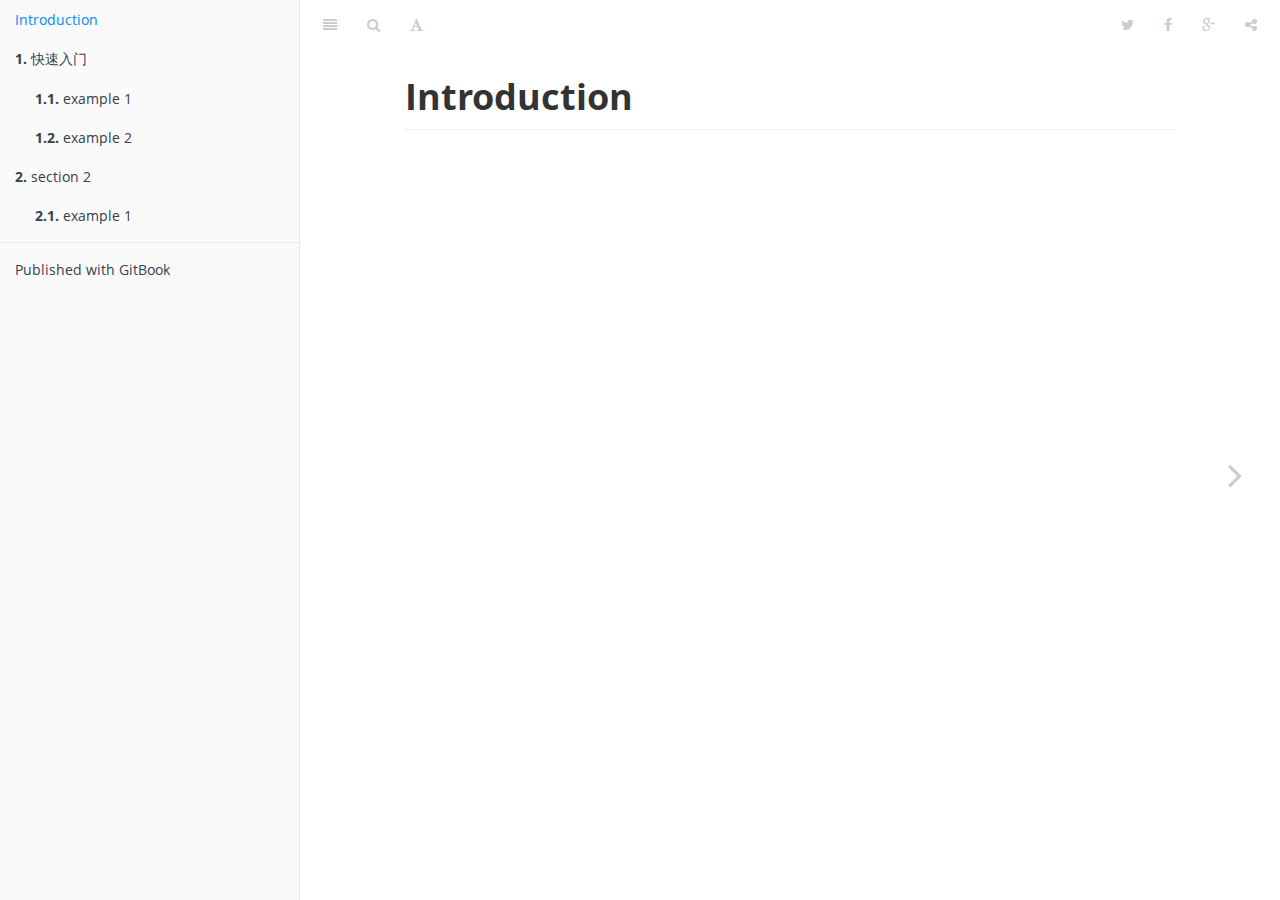
<file: index.html>
<!DOCTYPE HTML>
<html lang="en" >
    
    <head>
        
        <meta charset="UTF-8">
        <meta http-equiv="X-UA-Compatible" content="IE=edge" />
        <title>Introduction | Introduction</title>
        <meta content="text/html; charset=utf-8" http-equiv="Content-Type">
        <meta name="description" content="">
        <meta name="generator" content="GitBook 2.1.0">
        
        
        <meta name="HandheldFriendly" content="true"/>
        <meta name="viewport" content="width=device-width, initial-scale=1, user-scalable=no">
        <meta name="apple-mobile-web-app-capable" content="yes">
        <meta name="apple-mobile-web-app-status-bar-style" content="black">
        <link rel="apple-touch-icon-precomposed" sizes="152x152" href="gitbook/images/apple-touch-icon-precomposed-152.png">
        <link rel="shortcut icon" href="gitbook/images/favicon.ico" type="image/x-icon">
        
    <link rel="stylesheet" href="gitbook/style.css">
    
    

        
    
    
    <link rel="next" href="./section1/index.html" />
    
    

        
    </head>
    <body>
        
        
    <div class="book" data-level="0" data-basepath="." data-revision="Sun Jul 05 2015 15:59:52 GMT+0800 (CST)">
    

<div class="book-summary">
    <div class="book-search">
        <input type="text" placeholder="Type to search" class="form-control" />
    </div>
    <ul class="summary">
        
        
        
        

        

        
    
        <li class="chapter active" data-level="0" data-path="index.html">
            
                
                    <a href="./index.html">
                        <i class="fa fa-check"></i>
                        
                        Introduction
                    </a>
                
            
            
        </li>
    
        <li class="chapter " data-level="1" data-path="section1/index.html">
            
                
                    <a href="./section1/index.html">
                        <i class="fa fa-check"></i>
                        
                            <b>1.</b>
                        
                        快速入门
                    </a>
                
            
            
            <ul class="articles">
                
    
        <li class="chapter " data-level="1.1" data-path="section1/example1.html">
            
                
                    <a href="./section1/example1.html">
                        <i class="fa fa-check"></i>
                        
                            <b>1.1.</b>
                        
                        example 1
                    </a>
                
            
            
        </li>
    
        <li class="chapter " data-level="1.2" data-path="section1/example2.html">
            
                
                    <a href="./section1/example2.html">
                        <i class="fa fa-check"></i>
                        
                            <b>1.2.</b>
                        
                        example 2
                    </a>
                
            
            
        </li>
    

            </ul>
            
        </li>
    
        <li class="chapter " data-level="2" data-path="section2/index.html">
            
                
                    <a href="./section2/index.html">
                        <i class="fa fa-check"></i>
                        
                            <b>2.</b>
                        
                        section 2
                    </a>
                
            
            
            <ul class="articles">
                
    
        <li class="chapter " data-level="2.1" data-path="section2/example1.html">
            
                
                    <a href="./section2/example1.html">
                        <i class="fa fa-check"></i>
                        
                            <b>2.1.</b>
                        
                        example 1
                    </a>
                
            
            
        </li>
    

            </ul>
            
        </li>
    


        
        <li class="divider"></li>
        <li>
            <a href="https://www.gitbook.com" target="blank" class="gitbook-link">
                Published with GitBook
            </a>
        </li>
        
    </ul>
</div>

    <div class="book-body">
        <div class="body-inner">
            <div class="book-header">
    <!-- Actions Left -->
    <a href="#" class="btn pull-left toggle-summary" aria-label="Table of Contents"><i class="fa fa-align-justify"></i></a>
    <a href="#" class="btn pull-left toggle-search" aria-label="Search"><i class="fa fa-search"></i></a>
    
    <div id="font-settings-wrapper" class="dropdown pull-left">
        <a href="#" class="btn toggle-dropdown" aria-label="Font Settings"><i class="fa fa-font"></i>
        </a>
        <div class="dropdown-menu font-settings">
    <div class="dropdown-caret">
        <span class="caret-outer"></span>
        <span class="caret-inner"></span>
    </div>

    <div class="buttons">
        <button type="button" id="reduce-font-size" class="button size-2">A</button>
        <button type="button" id="enlarge-font-size" class="button size-2">A</button>
    </div>

    <div class="buttons font-family-list">
        <button type="button" data-font="0" class="button">Serif</button>
        <button type="button" data-font="1" class="button">Sans</button>
    </div>

    <div class="buttons color-theme-list">
        <button type="button" id="color-theme-preview-0" class="button size-3" data-theme="0">White</button>
        <button type="button" id="color-theme-preview-1" class="button size-3" data-theme="1">Sepia</button>
        <button type="button" id="color-theme-preview-2" class="button size-3" data-theme="2">Night</button>
    </div>
</div>

    </div>

    <!-- Actions Right -->
    
    <div class="dropdown pull-right">
        <a href="#" class="btn toggle-dropdown" aria-label="Share"><i class="fa fa-share-alt"></i>
        </a>
        <div class="dropdown-menu font-settings dropdown-left">
            <div class="dropdown-caret">
                <span class="caret-outer"></span>
                <span class="caret-inner"></span>
            </div>
            <div class="buttons">
                <button type="button" data-sharing="twitter" class="button">
                    Share on Twitter
                </button>
                <button type="button" data-sharing="google-plus" class="button">
                    Share on Google
                </button>
                <button type="button" data-sharing="facebook" class="button">
                    Share on Facebook
                </button>
                <button type="button" data-sharing="weibo" class="button">
                    Share on Weibo
                </button>
                <button type="button" data-sharing="instapaper" class="button">
                    Share on Instapaper
                </button>
            </div>
        </div>
    </div>
    

    
    <a href="#" target="_blank" class="btn pull-right google-plus-sharing-link sharing-link" data-sharing="google-plus" aria-label="Google"><i class="fa fa-google-plus"></i></a>
    
    
    <a href="#" target="_blank" class="btn pull-right facebook-sharing-link sharing-link" data-sharing="facebook" aria-label="Facebook"><i class="fa fa-facebook"></i></a>
    
    
    <a href="#" target="_blank" class="btn pull-right twitter-sharing-link sharing-link" data-sharing="twitter" aria-label="Twitter"><i class="fa fa-twitter"></i></a>
    
    
    


    <!-- Title -->
    <h1>
        <i class="fa fa-circle-o-notch fa-spin"></i>
        <a href="./" >Introduction</a>
    </h1>
</div>

            <div class="page-wrapper" tabindex="-1">
                <div class="page-inner">
                
                
                    <section class="normal" id="section-">
                    
                        <h1 id="introduction">Introduction</h1>

                    
                    </section>
                
                
                </div>
            </div>
        </div>

        
        
        <a href="./section1/index.html" class="navigation navigation-next navigation-unique" aria-label="Next page: 快速入门"><i class="fa fa-angle-right"></i></a>
        
    </div>
</div>

        
<script src="gitbook/app.js"></script>

<script>
require(["gitbook"], function(gitbook) {
    var config = {"fontSettings":{"theme":null,"family":"sans","size":2}};
    gitbook.start(config);
});
</script>

        
    </body>
    
</html>
</file>
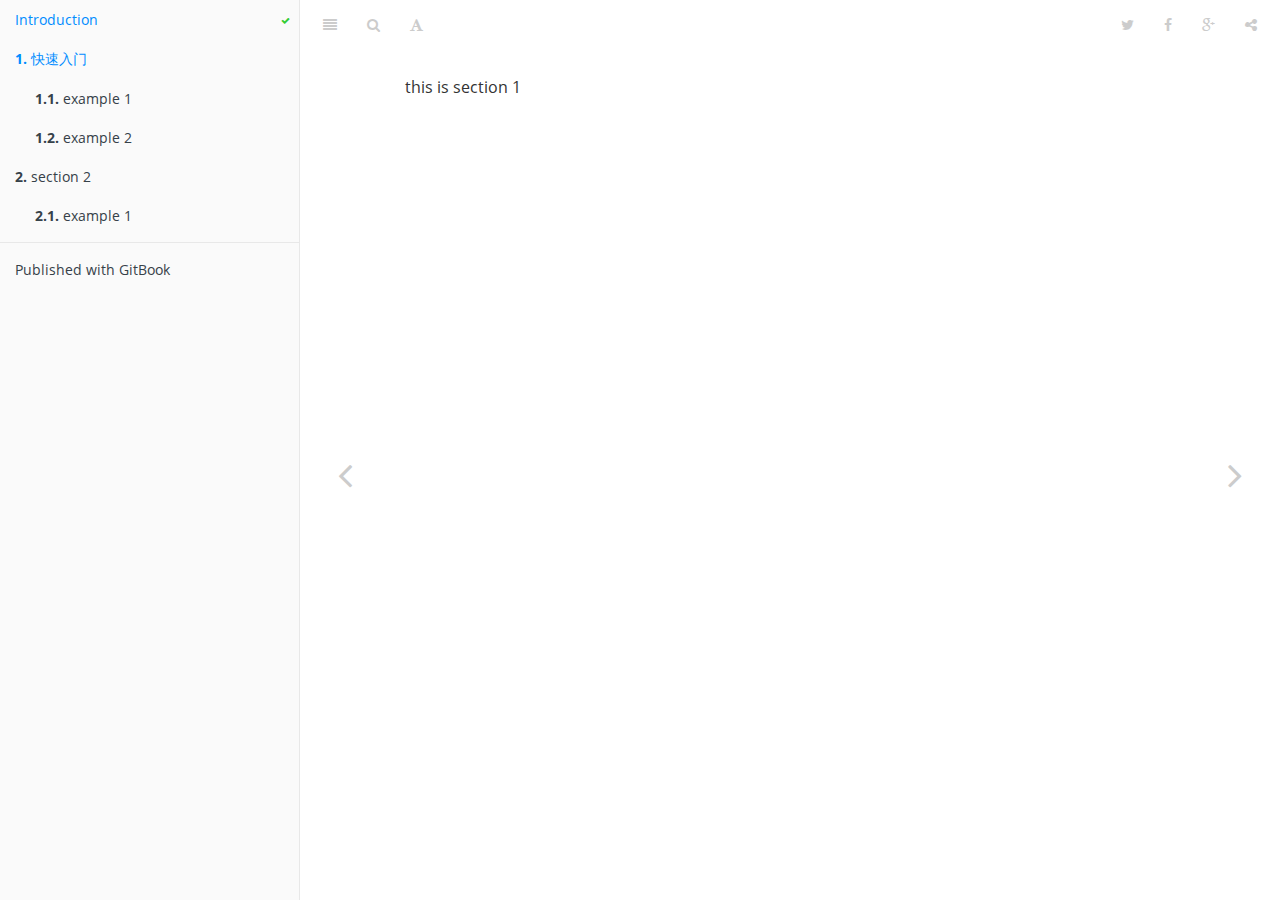
<file: section1/index.html>
<!DOCTYPE HTML>
<html lang="en" >
    
    <head>
        
        <meta charset="UTF-8">
        <meta http-equiv="X-UA-Compatible" content="IE=edge" />
        <title>快速入门 | Introduction</title>
        <meta content="text/html; charset=utf-8" http-equiv="Content-Type">
        <meta name="description" content="">
        <meta name="generator" content="GitBook 2.1.0">
        
        
        <meta name="HandheldFriendly" content="true"/>
        <meta name="viewport" content="width=device-width, initial-scale=1, user-scalable=no">
        <meta name="apple-mobile-web-app-capable" content="yes">
        <meta name="apple-mobile-web-app-status-bar-style" content="black">
        <link rel="apple-touch-icon-precomposed" sizes="152x152" href="../gitbook/images/apple-touch-icon-precomposed-152.png">
        <link rel="shortcut icon" href="../gitbook/images/favicon.ico" type="image/x-icon">
        
    <link rel="stylesheet" href="../gitbook/style.css">
    
    

        
    
    
    <link rel="next" href="../section1/example1.html" />
    
    
    <link rel="prev" href="../index.html" />
    

        
    </head>
    <body>
        
        
    <div class="book" data-level="1" data-basepath=".." data-revision="Sun Jul 05 2015 15:59:52 GMT+0800 (CST)">
    

<div class="book-summary">
    <div class="book-search">
        <input type="text" placeholder="Type to search" class="form-control" />
    </div>
    <ul class="summary">
        
        
        
        

        

        
    
        <li class="chapter " data-level="0" data-path="index.html">
            
                
                    <a href="../index.html">
                        <i class="fa fa-check"></i>
                        
                        Introduction
                    </a>
                
            
            
        </li>
    
        <li class="chapter active" data-level="1" data-path="section1/index.html">
            
                
                    <a href="../section1/index.html">
                        <i class="fa fa-check"></i>
                        
                            <b>1.</b>
                        
                        快速入门
                    </a>
                
            
            
            <ul class="articles">
                
    
        <li class="chapter " data-level="1.1" data-path="section1/example1.html">
            
                
                    <a href="../section1/example1.html">
                        <i class="fa fa-check"></i>
                        
                            <b>1.1.</b>
                        
                        example 1
                    </a>
                
            
            
        </li>
    
        <li class="chapter " data-level="1.2" data-path="section1/example2.html">
            
                
                    <a href="../section1/example2.html">
                        <i class="fa fa-check"></i>
                        
                            <b>1.2.</b>
                        
                        example 2
                    </a>
                
            
            
        </li>
    

            </ul>
            
        </li>
    
        <li class="chapter " data-level="2" data-path="section2/index.html">
            
                
                    <a href="../section2/index.html">
                        <i class="fa fa-check"></i>
                        
                            <b>2.</b>
                        
                        section 2
                    </a>
                
            
            
            <ul class="articles">
                
    
        <li class="chapter " data-level="2.1" data-path="section2/example1.html">
            
                
                    <a href="../section2/example1.html">
                        <i class="fa fa-check"></i>
                        
                            <b>2.1.</b>
                        
                        example 1
                    </a>
                
            
            
        </li>
    

            </ul>
            
        </li>
    


        
        <li class="divider"></li>
        <li>
            <a href="https://www.gitbook.com" target="blank" class="gitbook-link">
                Published with GitBook
            </a>
        </li>
        
    </ul>
</div>

    <div class="book-body">
        <div class="body-inner">
            <div class="book-header">
    <!-- Actions Left -->
    <a href="#" class="btn pull-left toggle-summary" aria-label="Table of Contents"><i class="fa fa-align-justify"></i></a>
    <a href="#" class="btn pull-left toggle-search" aria-label="Search"><i class="fa fa-search"></i></a>
    
    <div id="font-settings-wrapper" class="dropdown pull-left">
        <a href="#" class="btn toggle-dropdown" aria-label="Font Settings"><i class="fa fa-font"></i>
        </a>
        <div class="dropdown-menu font-settings">
    <div class="dropdown-caret">
        <span class="caret-outer"></span>
        <span class="caret-inner"></span>
    </div>

    <div class="buttons">
        <button type="button" id="reduce-font-size" class="button size-2">A</button>
        <button type="button" id="enlarge-font-size" class="button size-2">A</button>
    </div>

    <div class="buttons font-family-list">
        <button type="button" data-font="0" class="button">Serif</button>
        <button type="button" data-font="1" class="button">Sans</button>
    </div>

    <div class="buttons color-theme-list">
        <button type="button" id="color-theme-preview-0" class="button size-3" data-theme="0">White</button>
        <button type="button" id="color-theme-preview-1" class="button size-3" data-theme="1">Sepia</button>
        <button type="button" id="color-theme-preview-2" class="button size-3" data-theme="2">Night</button>
    </div>
</div>

    </div>

    <!-- Actions Right -->
    
    <div class="dropdown pull-right">
        <a href="#" class="btn toggle-dropdown" aria-label="Share"><i class="fa fa-share-alt"></i>
        </a>
        <div class="dropdown-menu font-settings dropdown-left">
            <div class="dropdown-caret">
                <span class="caret-outer"></span>
                <span class="caret-inner"></span>
            </div>
            <div class="buttons">
                <button type="button" data-sharing="twitter" class="button">
                    Share on Twitter
                </button>
                <button type="button" data-sharing="google-plus" class="button">
                    Share on Google
                </button>
                <button type="button" data-sharing="facebook" class="button">
                    Share on Facebook
                </button>
                <button type="button" data-sharing="weibo" class="button">
                    Share on Weibo
                </button>
                <button type="button" data-sharing="instapaper" class="button">
                    Share on Instapaper
                </button>
            </div>
        </div>
    </div>
    

    
    <a href="#" target="_blank" class="btn pull-right google-plus-sharing-link sharing-link" data-sharing="google-plus" aria-label="Google"><i class="fa fa-google-plus"></i></a>
    
    
    <a href="#" target="_blank" class="btn pull-right facebook-sharing-link sharing-link" data-sharing="facebook" aria-label="Facebook"><i class="fa fa-facebook"></i></a>
    
    
    <a href="#" target="_blank" class="btn pull-right twitter-sharing-link sharing-link" data-sharing="twitter" aria-label="Twitter"><i class="fa fa-twitter"></i></a>
    
    
    


    <!-- Title -->
    <h1>
        <i class="fa fa-circle-o-notch fa-spin"></i>
        <a href="../" >Introduction</a>
    </h1>
</div>

            <div class="page-wrapper" tabindex="-1">
                <div class="page-inner">
                
                
                    <section class="normal" id="section-">
                    
                        <p>this is section 1</p>

                    
                    </section>
                
                
                </div>
            </div>
        </div>

        
        <a href="../index.html" class="navigation navigation-prev " aria-label="Previous page: Introduction"><i class="fa fa-angle-left"></i></a>
        
        
        <a href="../section1/example1.html" class="navigation navigation-next " aria-label="Next page: example 1"><i class="fa fa-angle-right"></i></a>
        
    </div>
</div>

        
<script src="../gitbook/app.js"></script>

<script>
require(["gitbook"], function(gitbook) {
    var config = {"fontSettings":{"theme":null,"family":"sans","size":2}};
    gitbook.start(config);
});
</script>

        
    </body>
    
</html>
</file>
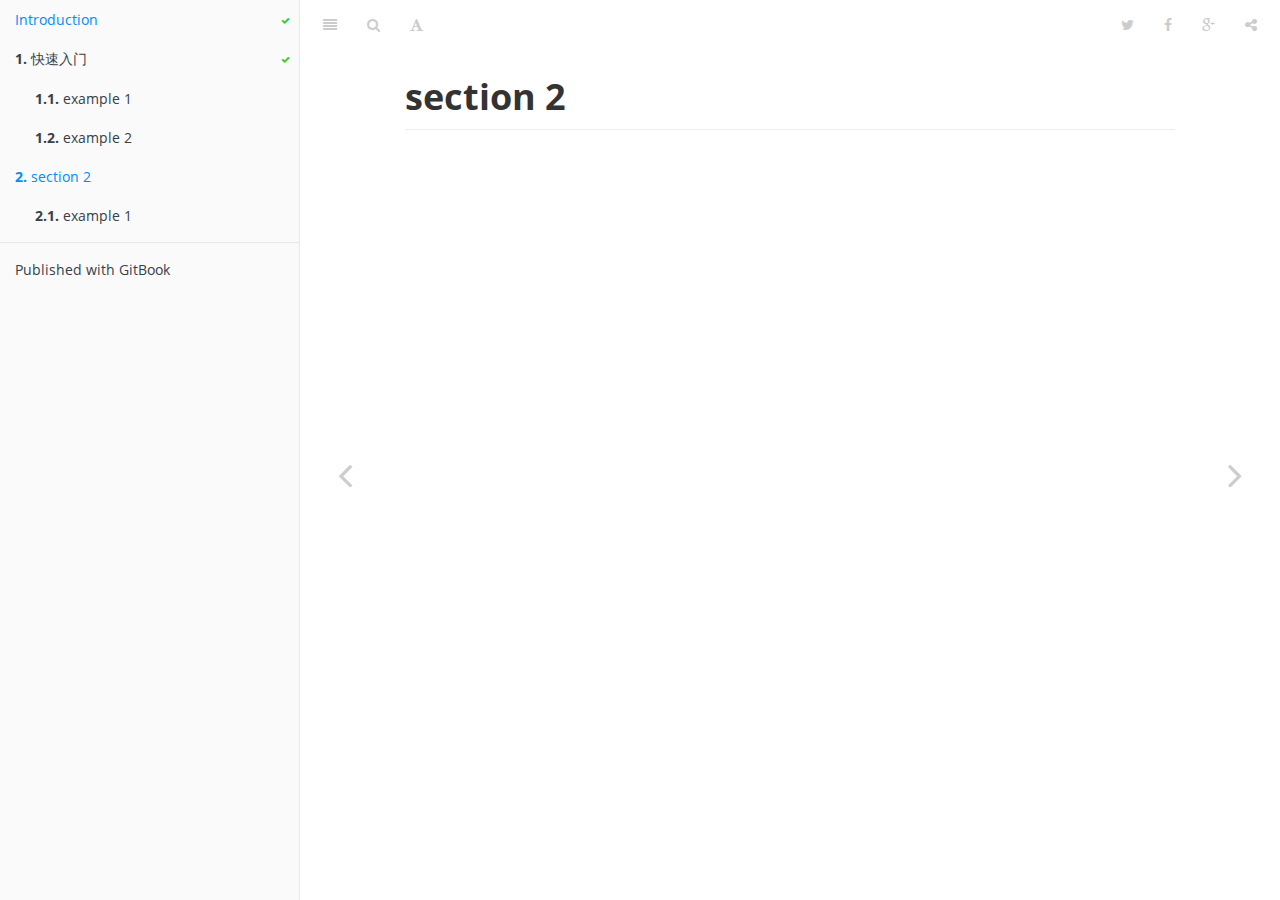
<file: section2/index.html>
<!DOCTYPE HTML>
<html lang="en" >
    
    <head>
        
        <meta charset="UTF-8">
        <meta http-equiv="X-UA-Compatible" content="IE=edge" />
        <title>section 2 | Introduction</title>
        <meta content="text/html; charset=utf-8" http-equiv="Content-Type">
        <meta name="description" content="">
        <meta name="generator" content="GitBook 2.1.0">
        
        
        <meta name="HandheldFriendly" content="true"/>
        <meta name="viewport" content="width=device-width, initial-scale=1, user-scalable=no">
        <meta name="apple-mobile-web-app-capable" content="yes">
        <meta name="apple-mobile-web-app-status-bar-style" content="black">
        <link rel="apple-touch-icon-precomposed" sizes="152x152" href="../gitbook/images/apple-touch-icon-precomposed-152.png">
        <link rel="shortcut icon" href="../gitbook/images/favicon.ico" type="image/x-icon">
        
    <link rel="stylesheet" href="../gitbook/style.css">
    
    

        
    
    
    <link rel="next" href="../section2/example1.html" />
    
    
    <link rel="prev" href="../section1/example2.html" />
    

        
    </head>
    <body>
        
        
    <div class="book" data-level="2" data-basepath=".." data-revision="Sun Jul 05 2015 15:59:52 GMT+0800 (CST)">
    

<div class="book-summary">
    <div class="book-search">
        <input type="text" placeholder="Type to search" class="form-control" />
    </div>
    <ul class="summary">
        
        
        
        

        

        
    
        <li class="chapter " data-level="0" data-path="index.html">
            
                
                    <a href="../index.html">
                        <i class="fa fa-check"></i>
                        
                        Introduction
                    </a>
                
            
            
        </li>
    
        <li class="chapter " data-level="1" data-path="section1/index.html">
            
                
                    <a href="../section1/index.html">
                        <i class="fa fa-check"></i>
                        
                            <b>1.</b>
                        
                        快速入门
                    </a>
                
            
            
            <ul class="articles">
                
    
        <li class="chapter " data-level="1.1" data-path="section1/example1.html">
            
                
                    <a href="../section1/example1.html">
                        <i class="fa fa-check"></i>
                        
                            <b>1.1.</b>
                        
                        example 1
                    </a>
                
            
            
        </li>
    
        <li class="chapter " data-level="1.2" data-path="section1/example2.html">
            
                
                    <a href="../section1/example2.html">
                        <i class="fa fa-check"></i>
                        
                            <b>1.2.</b>
                        
                        example 2
                    </a>
                
            
            
        </li>
    

            </ul>
            
        </li>
    
        <li class="chapter active" data-level="2" data-path="section2/index.html">
            
                
                    <a href="../section2/index.html">
                        <i class="fa fa-check"></i>
                        
                            <b>2.</b>
                        
                        section 2
                    </a>
                
            
            
            <ul class="articles">
                
    
        <li class="chapter " data-level="2.1" data-path="section2/example1.html">
            
                
                    <a href="../section2/example1.html">
                        <i class="fa fa-check"></i>
                        
                            <b>2.1.</b>
                        
                        example 1
                    </a>
                
            
            
        </li>
    

            </ul>
            
        </li>
    


        
        <li class="divider"></li>
        <li>
            <a href="https://www.gitbook.com" target="blank" class="gitbook-link">
                Published with GitBook
            </a>
        </li>
        
    </ul>
</div>

    <div class="book-body">
        <div class="body-inner">
            <div class="book-header">
    <!-- Actions Left -->
    <a href="#" class="btn pull-left toggle-summary" aria-label="Table of Contents"><i class="fa fa-align-justify"></i></a>
    <a href="#" class="btn pull-left toggle-search" aria-label="Search"><i class="fa fa-search"></i></a>
    
    <div id="font-settings-wrapper" class="dropdown pull-left">
        <a href="#" class="btn toggle-dropdown" aria-label="Font Settings"><i class="fa fa-font"></i>
        </a>
        <div class="dropdown-menu font-settings">
    <div class="dropdown-caret">
        <span class="caret-outer"></span>
        <span class="caret-inner"></span>
    </div>

    <div class="buttons">
        <button type="button" id="reduce-font-size" class="button size-2">A</button>
        <button type="button" id="enlarge-font-size" class="button size-2">A</button>
    </div>

    <div class="buttons font-family-list">
        <button type="button" data-font="0" class="button">Serif</button>
        <button type="button" data-font="1" class="button">Sans</button>
    </div>

    <div class="buttons color-theme-list">
        <button type="button" id="color-theme-preview-0" class="button size-3" data-theme="0">White</button>
        <button type="button" id="color-theme-preview-1" class="button size-3" data-theme="1">Sepia</button>
        <button type="button" id="color-theme-preview-2" class="button size-3" data-theme="2">Night</button>
    </div>
</div>

    </div>

    <!-- Actions Right -->
    
    <div class="dropdown pull-right">
        <a href="#" class="btn toggle-dropdown" aria-label="Share"><i class="fa fa-share-alt"></i>
        </a>
        <div class="dropdown-menu font-settings dropdown-left">
            <div class="dropdown-caret">
                <span class="caret-outer"></span>
                <span class="caret-inner"></span>
            </div>
            <div class="buttons">
                <button type="button" data-sharing="twitter" class="button">
                    Share on Twitter
                </button>
                <button type="button" data-sharing="google-plus" class="button">
                    Share on Google
                </button>
                <button type="button" data-sharing="facebook" class="button">
                    Share on Facebook
                </button>
                <button type="button" data-sharing="weibo" class="button">
                    Share on Weibo
                </button>
                <button type="button" data-sharing="instapaper" class="button">
                    Share on Instapaper
                </button>
            </div>
        </div>
    </div>
    

    
    <a href="#" target="_blank" class="btn pull-right google-plus-sharing-link sharing-link" data-sharing="google-plus" aria-label="Google"><i class="fa fa-google-plus"></i></a>
    
    
    <a href="#" target="_blank" class="btn pull-right facebook-sharing-link sharing-link" data-sharing="facebook" aria-label="Facebook"><i class="fa fa-facebook"></i></a>
    
    
    <a href="#" target="_blank" class="btn pull-right twitter-sharing-link sharing-link" data-sharing="twitter" aria-label="Twitter"><i class="fa fa-twitter"></i></a>
    
    
    


    <!-- Title -->
    <h1>
        <i class="fa fa-circle-o-notch fa-spin"></i>
        <a href="../" >Introduction</a>
    </h1>
</div>

            <div class="page-wrapper" tabindex="-1">
                <div class="page-inner">
                
                
                    <section class="normal" id="section-">
                    
                        <h1 id="section-2">section 2</h1>

                    
                    </section>
                
                
                </div>
            </div>
        </div>

        
        <a href="../section1/example2.html" class="navigation navigation-prev " aria-label="Previous page: example 2"><i class="fa fa-angle-left"></i></a>
        
        
        <a href="../section2/example1.html" class="navigation navigation-next " aria-label="Next page: example 1"><i class="fa fa-angle-right"></i></a>
        
    </div>
</div>

        
<script src="../gitbook/app.js"></script>

<script>
require(["gitbook"], function(gitbook) {
    var config = {"fontSettings":{"theme":null,"family":"sans","size":2}};
    gitbook.start(config);
});
</script>

        
    </body>
    
</html>
</file>
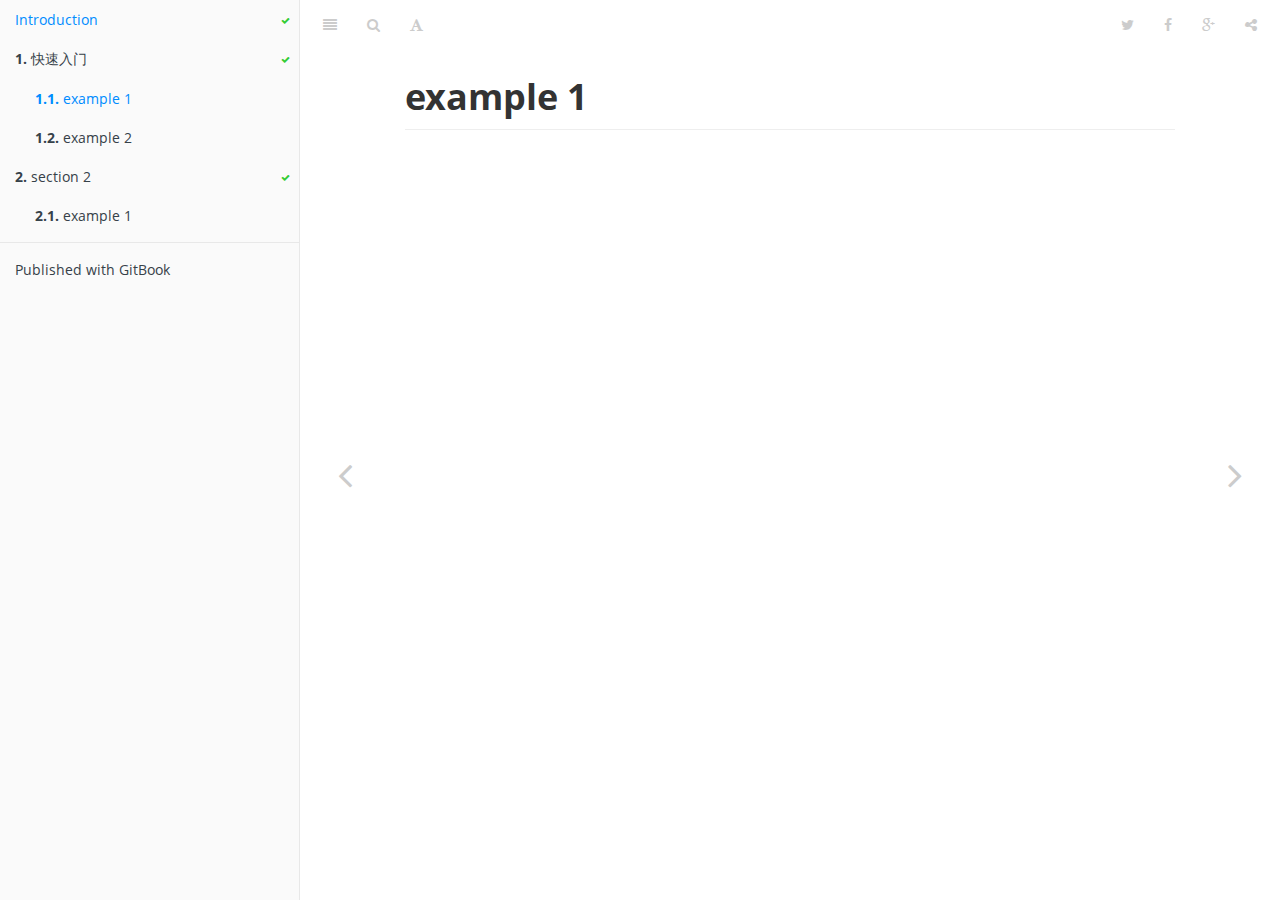
<file: section1/example1.html>
<!DOCTYPE HTML>
<html lang="en" >
    
    <head>
        
        <meta charset="UTF-8">
        <meta http-equiv="X-UA-Compatible" content="IE=edge" />
        <title>example 1 | Introduction</title>
        <meta content="text/html; charset=utf-8" http-equiv="Content-Type">
        <meta name="description" content="">
        <meta name="generator" content="GitBook 2.1.0">
        
        
        <meta name="HandheldFriendly" content="true"/>
        <meta name="viewport" content="width=device-width, initial-scale=1, user-scalable=no">
        <meta name="apple-mobile-web-app-capable" content="yes">
        <meta name="apple-mobile-web-app-status-bar-style" content="black">
        <link rel="apple-touch-icon-precomposed" sizes="152x152" href="../gitbook/images/apple-touch-icon-precomposed-152.png">
        <link rel="shortcut icon" href="../gitbook/images/favicon.ico" type="image/x-icon">
        
    <link rel="stylesheet" href="../gitbook/style.css">
    
    

        
    
    
    <link rel="next" href="../section1/example2.html" />
    
    
    <link rel="prev" href="../section1/index.html" />
    

        
    </head>
    <body>
        
        
    <div class="book" data-level="1.1" data-basepath=".." data-revision="Sun Jul 05 2015 15:59:52 GMT+0800 (CST)">
    

<div class="book-summary">
    <div class="book-search">
        <input type="text" placeholder="Type to search" class="form-control" />
    </div>
    <ul class="summary">
        
        
        
        

        

        
    
        <li class="chapter " data-level="0" data-path="index.html">
            
                
                    <a href="../index.html">
                        <i class="fa fa-check"></i>
                        
                        Introduction
                    </a>
                
            
            
        </li>
    
        <li class="chapter " data-level="1" data-path="section1/index.html">
            
                
                    <a href="../section1/index.html">
                        <i class="fa fa-check"></i>
                        
                            <b>1.</b>
                        
                        快速入门
                    </a>
                
            
            
            <ul class="articles">
                
    
        <li class="chapter active" data-level="1.1" data-path="section1/example1.html">
            
                
                    <a href="../section1/example1.html">
                        <i class="fa fa-check"></i>
                        
                            <b>1.1.</b>
                        
                        example 1
                    </a>
                
            
            
        </li>
    
        <li class="chapter " data-level="1.2" data-path="section1/example2.html">
            
                
                    <a href="../section1/example2.html">
                        <i class="fa fa-check"></i>
                        
                            <b>1.2.</b>
                        
                        example 2
                    </a>
                
            
            
        </li>
    

            </ul>
            
        </li>
    
        <li class="chapter " data-level="2" data-path="section2/index.html">
            
                
                    <a href="../section2/index.html">
                        <i class="fa fa-check"></i>
                        
                            <b>2.</b>
                        
                        section 2
                    </a>
                
            
            
            <ul class="articles">
                
    
        <li class="chapter " data-level="2.1" data-path="section2/example1.html">
            
                
                    <a href="../section2/example1.html">
                        <i class="fa fa-check"></i>
                        
                            <b>2.1.</b>
                        
                        example 1
                    </a>
                
            
            
        </li>
    

            </ul>
            
        </li>
    


        
        <li class="divider"></li>
        <li>
            <a href="https://www.gitbook.com" target="blank" class="gitbook-link">
                Published with GitBook
            </a>
        </li>
        
    </ul>
</div>

    <div class="book-body">
        <div class="body-inner">
            <div class="book-header">
    <!-- Actions Left -->
    <a href="#" class="btn pull-left toggle-summary" aria-label="Table of Contents"><i class="fa fa-align-justify"></i></a>
    <a href="#" class="btn pull-left toggle-search" aria-label="Search"><i class="fa fa-search"></i></a>
    
    <div id="font-settings-wrapper" class="dropdown pull-left">
        <a href="#" class="btn toggle-dropdown" aria-label="Font Settings"><i class="fa fa-font"></i>
        </a>
        <div class="dropdown-menu font-settings">
    <div class="dropdown-caret">
        <span class="caret-outer"></span>
        <span class="caret-inner"></span>
    </div>

    <div class="buttons">
        <button type="button" id="reduce-font-size" class="button size-2">A</button>
        <button type="button" id="enlarge-font-size" class="button size-2">A</button>
    </div>

    <div class="buttons font-family-list">
        <button type="button" data-font="0" class="button">Serif</button>
        <button type="button" data-font="1" class="button">Sans</button>
    </div>

    <div class="buttons color-theme-list">
        <button type="button" id="color-theme-preview-0" class="button size-3" data-theme="0">White</button>
        <button type="button" id="color-theme-preview-1" class="button size-3" data-theme="1">Sepia</button>
        <button type="button" id="color-theme-preview-2" class="button size-3" data-theme="2">Night</button>
    </div>
</div>

    </div>

    <!-- Actions Right -->
    
    <div class="dropdown pull-right">
        <a href="#" class="btn toggle-dropdown" aria-label="Share"><i class="fa fa-share-alt"></i>
        </a>
        <div class="dropdown-menu font-settings dropdown-left">
            <div class="dropdown-caret">
                <span class="caret-outer"></span>
                <span class="caret-inner"></span>
            </div>
            <div class="buttons">
                <button type="button" data-sharing="twitter" class="button">
                    Share on Twitter
                </button>
                <button type="button" data-sharing="google-plus" class="button">
                    Share on Google
                </button>
                <button type="button" data-sharing="facebook" class="button">
                    Share on Facebook
                </button>
                <button type="button" data-sharing="weibo" class="button">
                    Share on Weibo
                </button>
                <button type="button" data-sharing="instapaper" class="button">
                    Share on Instapaper
                </button>
            </div>
        </div>
    </div>
    

    
    <a href="#" target="_blank" class="btn pull-right google-plus-sharing-link sharing-link" data-sharing="google-plus" aria-label="Google"><i class="fa fa-google-plus"></i></a>
    
    
    <a href="#" target="_blank" class="btn pull-right facebook-sharing-link sharing-link" data-sharing="facebook" aria-label="Facebook"><i class="fa fa-facebook"></i></a>
    
    
    <a href="#" target="_blank" class="btn pull-right twitter-sharing-link sharing-link" data-sharing="twitter" aria-label="Twitter"><i class="fa fa-twitter"></i></a>
    
    
    


    <!-- Title -->
    <h1>
        <i class="fa fa-circle-o-notch fa-spin"></i>
        <a href="../" >Introduction</a>
    </h1>
</div>

            <div class="page-wrapper" tabindex="-1">
                <div class="page-inner">
                
                
                    <section class="normal" id="section-">
                    
                        <h1 id="example-1">example 1</h1>

                    
                    </section>
                
                
                </div>
            </div>
        </div>

        
        <a href="../section1/index.html" class="navigation navigation-prev " aria-label="Previous page: 快速入门"><i class="fa fa-angle-left"></i></a>
        
        
        <a href="../section1/example2.html" class="navigation navigation-next " aria-label="Next page: example 2"><i class="fa fa-angle-right"></i></a>
        
    </div>
</div>

        
<script src="../gitbook/app.js"></script>

<script>
require(["gitbook"], function(gitbook) {
    var config = {"fontSettings":{"theme":null,"family":"sans","size":2}};
    gitbook.start(config);
});
</script>

        
    </body>
    
</html>
</file>
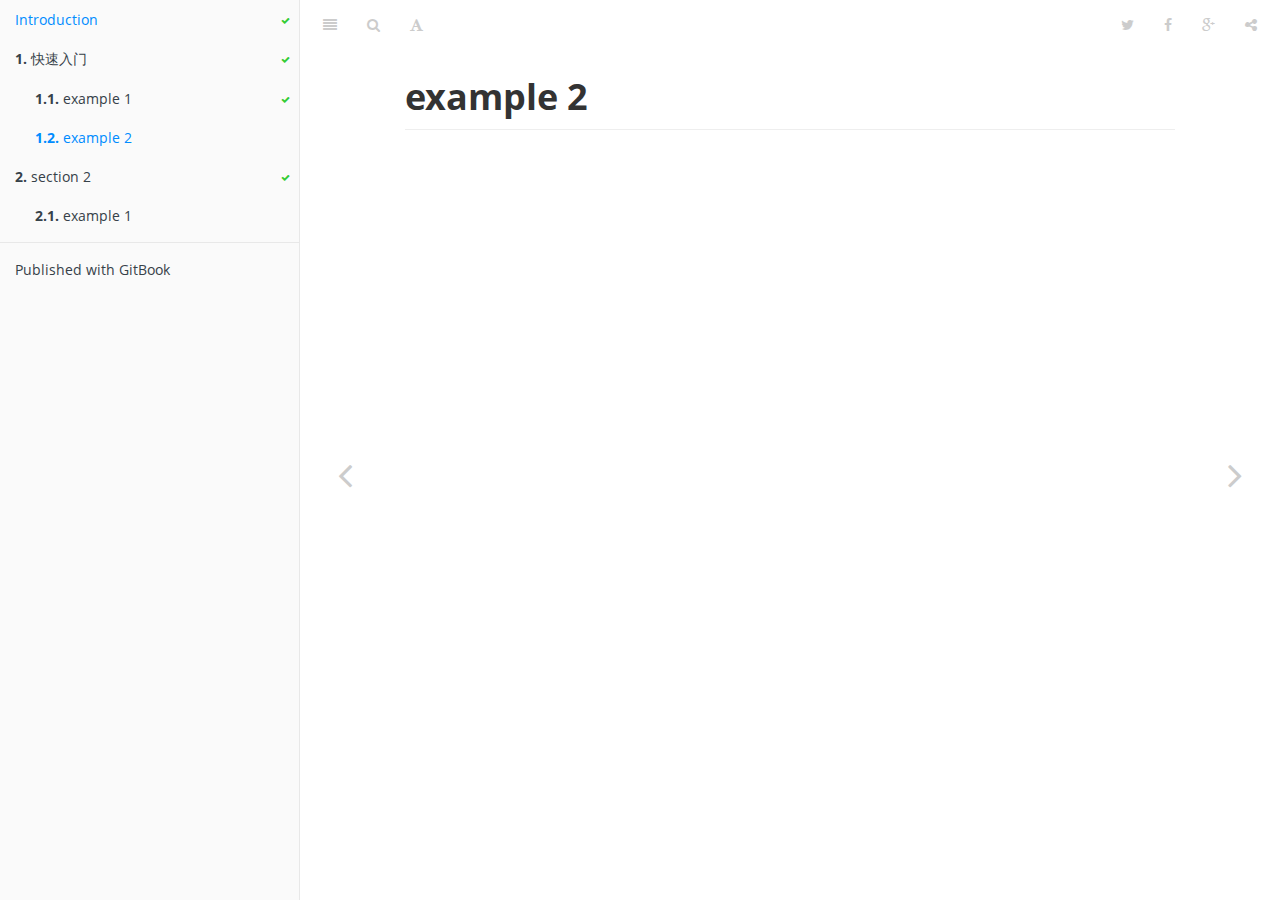
<file: section1/example2.html>
<!DOCTYPE HTML>
<html lang="en" >
    
    <head>
        
        <meta charset="UTF-8">
        <meta http-equiv="X-UA-Compatible" content="IE=edge" />
        <title>example 2 | Introduction</title>
        <meta content="text/html; charset=utf-8" http-equiv="Content-Type">
        <meta name="description" content="">
        <meta name="generator" content="GitBook 2.1.0">
        
        
        <meta name="HandheldFriendly" content="true"/>
        <meta name="viewport" content="width=device-width, initial-scale=1, user-scalable=no">
        <meta name="apple-mobile-web-app-capable" content="yes">
        <meta name="apple-mobile-web-app-status-bar-style" content="black">
        <link rel="apple-touch-icon-precomposed" sizes="152x152" href="../gitbook/images/apple-touch-icon-precomposed-152.png">
        <link rel="shortcut icon" href="../gitbook/images/favicon.ico" type="image/x-icon">
        
    <link rel="stylesheet" href="../gitbook/style.css">
    
    

        
    
    
    <link rel="next" href="../section2/index.html" />
    
    
    <link rel="prev" href="../section1/example1.html" />
    

        
    </head>
    <body>
        
        
    <div class="book" data-level="1.2" data-basepath=".." data-revision="Sun Jul 05 2015 15:59:52 GMT+0800 (CST)">
    

<div class="book-summary">
    <div class="book-search">
        <input type="text" placeholder="Type to search" class="form-control" />
    </div>
    <ul class="summary">
        
        
        
        

        

        
    
        <li class="chapter " data-level="0" data-path="index.html">
            
                
                    <a href="../index.html">
                        <i class="fa fa-check"></i>
                        
                        Introduction
                    </a>
                
            
            
        </li>
    
        <li class="chapter " data-level="1" data-path="section1/index.html">
            
                
                    <a href="../section1/index.html">
                        <i class="fa fa-check"></i>
                        
                            <b>1.</b>
                        
                        快速入门
                    </a>
                
            
            
            <ul class="articles">
                
    
        <li class="chapter " data-level="1.1" data-path="section1/example1.html">
            
                
                    <a href="../section1/example1.html">
                        <i class="fa fa-check"></i>
                        
                            <b>1.1.</b>
                        
                        example 1
                    </a>
                
            
            
        </li>
    
        <li class="chapter active" data-level="1.2" data-path="section1/example2.html">
            
                
                    <a href="../section1/example2.html">
                        <i class="fa fa-check"></i>
                        
                            <b>1.2.</b>
                        
                        example 2
                    </a>
                
            
            
        </li>
    

            </ul>
            
        </li>
    
        <li class="chapter " data-level="2" data-path="section2/index.html">
            
                
                    <a href="../section2/index.html">
                        <i class="fa fa-check"></i>
                        
                            <b>2.</b>
                        
                        section 2
                    </a>
                
            
            
            <ul class="articles">
                
    
        <li class="chapter " data-level="2.1" data-path="section2/example1.html">
            
                
                    <a href="../section2/example1.html">
                        <i class="fa fa-check"></i>
                        
                            <b>2.1.</b>
                        
                        example 1
                    </a>
                
            
            
        </li>
    

            </ul>
            
        </li>
    


        
        <li class="divider"></li>
        <li>
            <a href="https://www.gitbook.com" target="blank" class="gitbook-link">
                Published with GitBook
            </a>
        </li>
        
    </ul>
</div>

    <div class="book-body">
        <div class="body-inner">
            <div class="book-header">
    <!-- Actions Left -->
    <a href="#" class="btn pull-left toggle-summary" aria-label="Table of Contents"><i class="fa fa-align-justify"></i></a>
    <a href="#" class="btn pull-left toggle-search" aria-label="Search"><i class="fa fa-search"></i></a>
    
    <div id="font-settings-wrapper" class="dropdown pull-left">
        <a href="#" class="btn toggle-dropdown" aria-label="Font Settings"><i class="fa fa-font"></i>
        </a>
        <div class="dropdown-menu font-settings">
    <div class="dropdown-caret">
        <span class="caret-outer"></span>
        <span class="caret-inner"></span>
    </div>

    <div class="buttons">
        <button type="button" id="reduce-font-size" class="button size-2">A</button>
        <button type="button" id="enlarge-font-size" class="button size-2">A</button>
    </div>

    <div class="buttons font-family-list">
        <button type="button" data-font="0" class="button">Serif</button>
        <button type="button" data-font="1" class="button">Sans</button>
    </div>

    <div class="buttons color-theme-list">
        <button type="button" id="color-theme-preview-0" class="button size-3" data-theme="0">White</button>
        <button type="button" id="color-theme-preview-1" class="button size-3" data-theme="1">Sepia</button>
        <button type="button" id="color-theme-preview-2" class="button size-3" data-theme="2">Night</button>
    </div>
</div>

    </div>

    <!-- Actions Right -->
    
    <div class="dropdown pull-right">
        <a href="#" class="btn toggle-dropdown" aria-label="Share"><i class="fa fa-share-alt"></i>
        </a>
        <div class="dropdown-menu font-settings dropdown-left">
            <div class="dropdown-caret">
                <span class="caret-outer"></span>
                <span class="caret-inner"></span>
            </div>
            <div class="buttons">
                <button type="button" data-sharing="twitter" class="button">
                    Share on Twitter
                </button>
                <button type="button" data-sharing="google-plus" class="button">
                    Share on Google
                </button>
                <button type="button" data-sharing="facebook" class="button">
                    Share on Facebook
                </button>
                <button type="button" data-sharing="weibo" class="button">
                    Share on Weibo
                </button>
                <button type="button" data-sharing="instapaper" class="button">
                    Share on Instapaper
                </button>
            </div>
        </div>
    </div>
    

    
    <a href="#" target="_blank" class="btn pull-right google-plus-sharing-link sharing-link" data-sharing="google-plus" aria-label="Google"><i class="fa fa-google-plus"></i></a>
    
    
    <a href="#" target="_blank" class="btn pull-right facebook-sharing-link sharing-link" data-sharing="facebook" aria-label="Facebook"><i class="fa fa-facebook"></i></a>
    
    
    <a href="#" target="_blank" class="btn pull-right twitter-sharing-link sharing-link" data-sharing="twitter" aria-label="Twitter"><i class="fa fa-twitter"></i></a>
    
    
    


    <!-- Title -->
    <h1>
        <i class="fa fa-circle-o-notch fa-spin"></i>
        <a href="../" >Introduction</a>
    </h1>
</div>

            <div class="page-wrapper" tabindex="-1">
                <div class="page-inner">
                
                
                    <section class="normal" id="section-">
                    
                        <h1 id="example-2">example 2</h1>

                    
                    </section>
                
                
                </div>
            </div>
        </div>

        
        <a href="../section1/example1.html" class="navigation navigation-prev " aria-label="Previous page: example 1"><i class="fa fa-angle-left"></i></a>
        
        
        <a href="../section2/index.html" class="navigation navigation-next " aria-label="Next page: section 2"><i class="fa fa-angle-right"></i></a>
        
    </div>
</div>

        
<script src="../gitbook/app.js"></script>

<script>
require(["gitbook"], function(gitbook) {
    var config = {"fontSettings":{"theme":null,"family":"sans","size":2}};
    gitbook.start(config);
});
</script>

        
    </body>
    
</html>
</file>
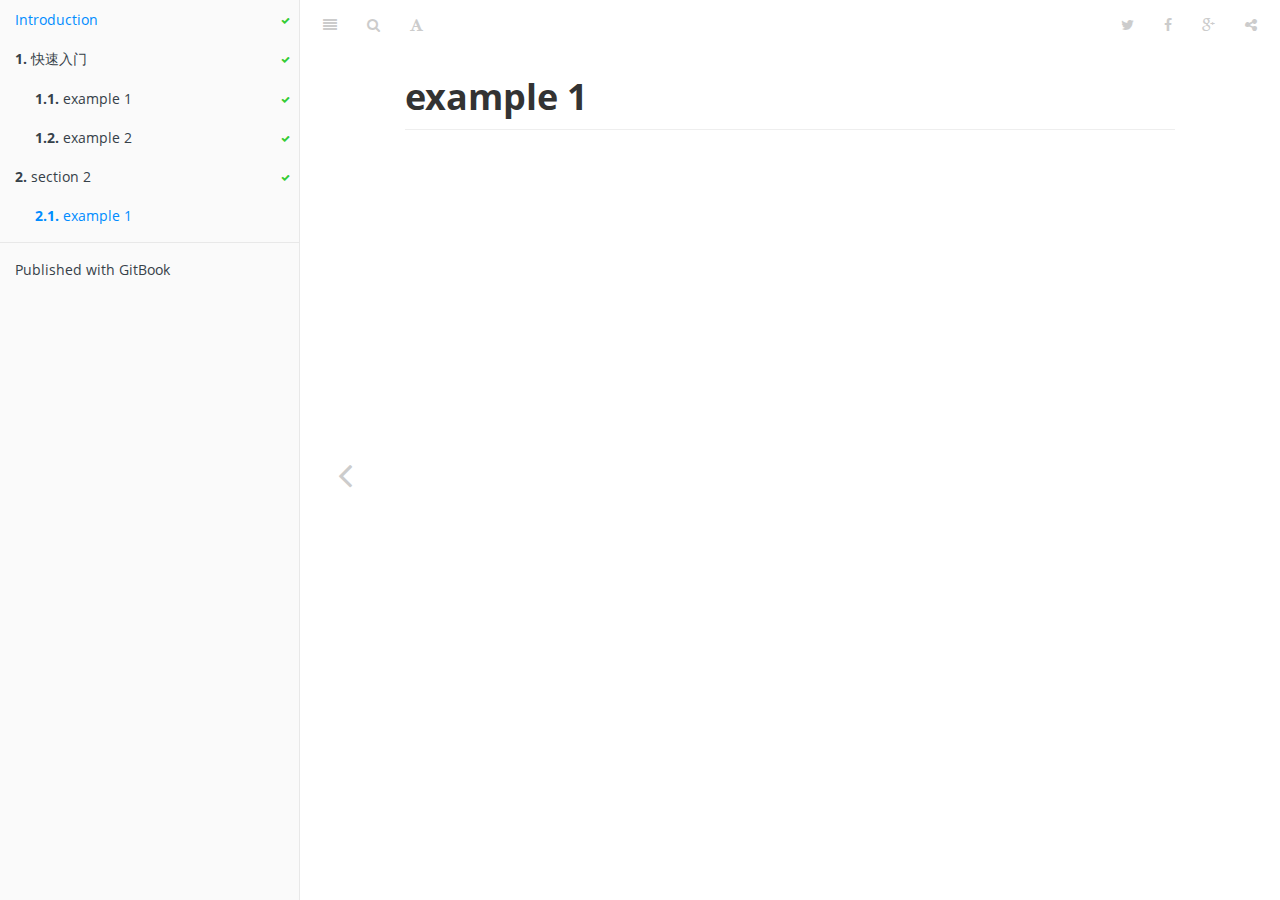
<file: section2/example1.html>
<!DOCTYPE HTML>
<html lang="en" >
    
    <head>
        
        <meta charset="UTF-8">
        <meta http-equiv="X-UA-Compatible" content="IE=edge" />
        <title>example 1 | Introduction</title>
        <meta content="text/html; charset=utf-8" http-equiv="Content-Type">
        <meta name="description" content="">
        <meta name="generator" content="GitBook 2.1.0">
        
        
        <meta name="HandheldFriendly" content="true"/>
        <meta name="viewport" content="width=device-width, initial-scale=1, user-scalable=no">
        <meta name="apple-mobile-web-app-capable" content="yes">
        <meta name="apple-mobile-web-app-status-bar-style" content="black">
        <link rel="apple-touch-icon-precomposed" sizes="152x152" href="../gitbook/images/apple-touch-icon-precomposed-152.png">
        <link rel="shortcut icon" href="../gitbook/images/favicon.ico" type="image/x-icon">
        
    <link rel="stylesheet" href="../gitbook/style.css">
    
    

        
    
    
    
    <link rel="prev" href="../section2/index.html" />
    

        
    </head>
    <body>
        
        
    <div class="book" data-level="2.1" data-basepath=".." data-revision="Sun Jul 05 2015 15:59:52 GMT+0800 (CST)">
    

<div class="book-summary">
    <div class="book-search">
        <input type="text" placeholder="Type to search" class="form-control" />
    </div>
    <ul class="summary">
        
        
        
        

        

        
    
        <li class="chapter " data-level="0" data-path="index.html">
            
                
                    <a href="../index.html">
                        <i class="fa fa-check"></i>
                        
                        Introduction
                    </a>
                
            
            
        </li>
    
        <li class="chapter " data-level="1" data-path="section1/index.html">
            
                
                    <a href="../section1/index.html">
                        <i class="fa fa-check"></i>
                        
                            <b>1.</b>
                        
                        快速入门
                    </a>
                
            
            
            <ul class="articles">
                
    
        <li class="chapter " data-level="1.1" data-path="section1/example1.html">
            
                
                    <a href="../section1/example1.html">
                        <i class="fa fa-check"></i>
                        
                            <b>1.1.</b>
                        
                        example 1
                    </a>
                
            
            
        </li>
    
        <li class="chapter " data-level="1.2" data-path="section1/example2.html">
            
                
                    <a href="../section1/example2.html">
                        <i class="fa fa-check"></i>
                        
                            <b>1.2.</b>
                        
                        example 2
                    </a>
                
            
            
        </li>
    

            </ul>
            
        </li>
    
        <li class="chapter " data-level="2" data-path="section2/index.html">
            
                
                    <a href="../section2/index.html">
                        <i class="fa fa-check"></i>
                        
                            <b>2.</b>
                        
                        section 2
                    </a>
                
            
            
            <ul class="articles">
                
    
        <li class="chapter active" data-level="2.1" data-path="section2/example1.html">
            
                
                    <a href="../section2/example1.html">
                        <i class="fa fa-check"></i>
                        
                            <b>2.1.</b>
                        
                        example 1
                    </a>
                
            
            
        </li>
    

            </ul>
            
        </li>
    


        
        <li class="divider"></li>
        <li>
            <a href="https://www.gitbook.com" target="blank" class="gitbook-link">
                Published with GitBook
            </a>
        </li>
        
    </ul>
</div>

    <div class="book-body">
        <div class="body-inner">
            <div class="book-header">
    <!-- Actions Left -->
    <a href="#" class="btn pull-left toggle-summary" aria-label="Table of Contents"><i class="fa fa-align-justify"></i></a>
    <a href="#" class="btn pull-left toggle-search" aria-label="Search"><i class="fa fa-search"></i></a>
    
    <div id="font-settings-wrapper" class="dropdown pull-left">
        <a href="#" class="btn toggle-dropdown" aria-label="Font Settings"><i class="fa fa-font"></i>
        </a>
        <div class="dropdown-menu font-settings">
    <div class="dropdown-caret">
        <span class="caret-outer"></span>
        <span class="caret-inner"></span>
    </div>

    <div class="buttons">
        <button type="button" id="reduce-font-size" class="button size-2">A</button>
        <button type="button" id="enlarge-font-size" class="button size-2">A</button>
    </div>

    <div class="buttons font-family-list">
        <button type="button" data-font="0" class="button">Serif</button>
        <button type="button" data-font="1" class="button">Sans</button>
    </div>

    <div class="buttons color-theme-list">
        <button type="button" id="color-theme-preview-0" class="button size-3" data-theme="0">White</button>
        <button type="button" id="color-theme-preview-1" class="button size-3" data-theme="1">Sepia</button>
        <button type="button" id="color-theme-preview-2" class="button size-3" data-theme="2">Night</button>
    </div>
</div>

    </div>

    <!-- Actions Right -->
    
    <div class="dropdown pull-right">
        <a href="#" class="btn toggle-dropdown" aria-label="Share"><i class="fa fa-share-alt"></i>
        </a>
        <div class="dropdown-menu font-settings dropdown-left">
            <div class="dropdown-caret">
                <span class="caret-outer"></span>
                <span class="caret-inner"></span>
            </div>
            <div class="buttons">
                <button type="button" data-sharing="twitter" class="button">
                    Share on Twitter
                </button>
                <button type="button" data-sharing="google-plus" class="button">
                    Share on Google
                </button>
                <button type="button" data-sharing="facebook" class="button">
                    Share on Facebook
                </button>
                <button type="button" data-sharing="weibo" class="button">
                    Share on Weibo
                </button>
                <button type="button" data-sharing="instapaper" class="button">
                    Share on Instapaper
                </button>
            </div>
        </div>
    </div>
    

    
    <a href="#" target="_blank" class="btn pull-right google-plus-sharing-link sharing-link" data-sharing="google-plus" aria-label="Google"><i class="fa fa-google-plus"></i></a>
    
    
    <a href="#" target="_blank" class="btn pull-right facebook-sharing-link sharing-link" data-sharing="facebook" aria-label="Facebook"><i class="fa fa-facebook"></i></a>
    
    
    <a href="#" target="_blank" class="btn pull-right twitter-sharing-link sharing-link" data-sharing="twitter" aria-label="Twitter"><i class="fa fa-twitter"></i></a>
    
    
    


    <!-- Title -->
    <h1>
        <i class="fa fa-circle-o-notch fa-spin"></i>
        <a href="../" >Introduction</a>
    </h1>
</div>

            <div class="page-wrapper" tabindex="-1">
                <div class="page-inner">
                
                
                    <section class="normal" id="section-">
                    
                        <h1 id="example-1">example 1</h1>

                    
                    </section>
                
                
                </div>
            </div>
        </div>

        
        <a href="../section2/index.html" class="navigation navigation-prev navigation-unique" aria-label="Previous page: section 2"><i class="fa fa-angle-left"></i></a>
        
        
    </div>
</div>

        
<script src="../gitbook/app.js"></script>

<script>
require(["gitbook"], function(gitbook) {
    var config = {"fontSettings":{"theme":null,"family":"sans","size":2}};
    gitbook.start(config);
});
</script>

        
    </body>
    
</html>
</file>
<file: gitbook/style.css>
article,aside,details,figcaption,figure,footer,header,hgroup,main,nav,section,summary{display:block}audio,canvas,video{display:inline-block}audio:not([controls]){display:none;height:0}[hidden]{display:none}html{font-family:sans-serif;-webkit-text-size-adjust:100%;-ms-text-size-adjust:100%}body{margin:0}a:focus{outline:thin dotted}a:active,a:hover{outline:0}h1{font-size:2em;margin:.67em 0}abbr[title]{border-bottom:1px dotted}b,strong{font-weight:bold}dfn{font-style:italic}hr{-moz-box-sizing:content-box;box-sizing:content-box;height:0}mark{background:#ff0;color:#000}code,kbd,pre,samp{font-family:monospace,serif;font-size:1em}pre{white-space:pre-wrap}q{quotes:"\201C" "\201D" "\2018" "\2019"}small{font-size:80%}sub,sup{font-size:75%;line-height:0;position:relative;vertical-align:baseline}sup{top:-0.5em}sub{bottom:-0.25em}img{border:0}svg:not(:root){overflow:hidden}figure{margin:0}fieldset{border:1px solid #c0c0c0;margin:0 2px;padding:.35em .625em .75em}legend{border:0;padding:0}button,input,select,textarea{font-family:inherit;font-size:100%;margin:0}button,input{line-height:normal}button,select{text-transform:none}button,html input[type="button"],input[type="reset"],input[type="submit"]{-webkit-appearance:button;cursor:pointer}button[disabled],html input[disabled]{cursor:default}input[type="checkbox"],input[type="radio"]{box-sizing:border-box;padding:0}input[type="search"]{-webkit-appearance:textfield;-moz-box-sizing:content-box;-webkit-box-sizing:content-box;box-sizing:content-box}input[type="search"]::-webkit-search-cancel-button,input[type="search"]::-webkit-search-decoration{-webkit-appearance:none}button::-moz-focus-inner,input::-moz-focus-inner{border:0;padding:0}textarea{overflow:auto;vertical-align:top}table{border-collapse:collapse;border-spacing:0}@font-face{font-family:'FontAwesome';src:url('./fonts/fontawesome/fontawesome-webfont.eot?v=4.1.0');src:url('./fonts/fontawesome/fontawesome-webfont.eot?#iefix&v=4.1.0') format('embedded-opentype'),url('./fonts/fontawesome/fontawesome-webfont.woff?v=4.1.0') format('woff'),url('./fonts/fontawesome/fontawesome-webfont.ttf?v=4.1.0') format('truetype'),url('./fonts/fontawesome/fontawesome-webfont.svg?v=4.1.0#fontawesomeregular') format('svg');font-weight:normal;font-style:normal}.fa{display:inline-block;font-family:FontAwesome;font-style:normal;font-weight:normal;line-height:1;-webkit-font-smoothing:antialiased;-moz-osx-font-smoothing:grayscale}.fa-lg{font-size:1.3333333333333333em;line-height:.75em;vertical-align:-15%}.fa-2x{font-size:2em}.fa-3x{font-size:3em}.fa-4x{font-size:4em}.fa-5x{font-size:5em}.fa-fw{width:1.2857142857142858em;text-align:center}.fa-ul{padding-left:0;margin-left:2.142857142857143em;list-style-type:none}.fa-ul>li{position:relative}.fa-li{position:absolute;left:-2.142857142857143em;width:2.142857142857143em;top:.14285714285714285em;text-align:center}.fa-li.fa-lg{left:-1.8571428571428572em}.fa-border{padding:.2em .25em .15em;border:solid .08em #eee;border-radius:.1em}.pull-right{float:right}.pull-left{float:left}.fa.pull-left{margin-right:.3em}.fa.pull-right{margin-left:.3em}.fa-spin{-webkit-animation:spin 2s infinite linear;-moz-animation:spin 2s infinite linear;-o-animation:spin 2s infinite linear;animation:spin 2s infinite linear}@-moz-keyframes spin{0%{-moz-transform:rotate(0deg)}100%{-moz-transform:rotate(359deg)}}@-webkit-keyframes spin{0%{-webkit-transform:rotate(0deg)}100%{-webkit-transform:rotate(359deg)}}@-o-keyframes spin{0%{-o-transform:rotate(0deg)}100%{-o-transform:rotate(359deg)}}@keyframes spin{0%{-webkit-transform:rotate(0deg);transform:rotate(0deg)}100%{-webkit-transform:rotate(359deg);transform:rotate(359deg)}}.fa-rotate-90{filter:progid:DXImageTransform.Microsoft.BasicImage(rotation=1);-webkit-transform:rotate(90deg);-moz-transform:rotate(90deg);-ms-transform:rotate(90deg);-o-transform:rotate(90deg);transform:rotate(90deg)}.fa-rotate-180{filter:progid:DXImageTransform.Microsoft.BasicImage(rotation=2);-webkit-transform:rotate(180deg);-moz-transform:rotate(180deg);-ms-transform:rotate(180deg);-o-transform:rotate(180deg);transform:rotate(180deg)}.fa-rotate-270{filter:progid:DXImageTransform.Microsoft.BasicImage(rotation=3);-webkit-transform:rotate(270deg);-moz-transform:rotate(270deg);-ms-transform:rotate(270deg);-o-transform:rotate(270deg);transform:rotate(270deg)}.fa-flip-horizontal{filter:progid:DXImageTransform.Microsoft.BasicImage(rotation=0,mirror=1);-webkit-transform:scale(-1,1);-moz-transform:scale(-1,1);-ms-transform:scale(-1,1);-o-transform:scale(-1,1);transform:scale(-1,1)}.fa-flip-vertical{filter:progid:DXImageTransform.Microsoft.BasicImage(rotation=2,mirror=1);-webkit-transform:scale(1,-1);-moz-transform:scale(1,-1);-ms-transform:scale(1,-1);-o-transform:scale(1,-1);transform:scale(1,-1)}.fa-stack{position:relative;display:inline-block;width:2em;height:2em;line-height:2em;vertical-align:middle}.fa-stack-1x,.fa-stack-2x{position:absolute;left:0;width:100%;text-align:center}.fa-stack-1x{line-height:inherit}.fa-stack-2x{font-size:2em}.fa-inverse{color:#fff}.fa-glass:before{content:"\f000"}.fa-music:before{content:"\f001"}.fa-search:before{content:"\f002"}.fa-envelope-o:before{content:"\f003"}.fa-heart:before{content:"\f004"}.fa-star:before{content:"\f005"}.fa-star-o:before{content:"\f006"}.fa-user:before{content:"\f007"}.fa-film:before{content:"\f008"}.fa-th-large:before{content:"\f009"}.fa-th:before{content:"\f00a"}.fa-th-list:before{content:"\f00b"}.fa-check:before{content:"\f00c"}.fa-times:before{content:"\f00d"}.fa-search-plus:before{content:"\f00e"}.fa-search-minus:before{content:"\f010"}.fa-power-off:before{content:"\f011"}.fa-signal:before{content:"\f012"}.fa-gear:before,.fa-cog:before{content:"\f013"}.fa-trash-o:before{content:"\f014"}.fa-home:before{content:"\f015"}.fa-file-o:before{content:"\f016"}.fa-clock-o:before{content:"\f017"}.fa-road:before{content:"\f018"}.fa-download:before{content:"\f019"}.fa-arrow-circle-o-down:before{content:"\f01a"}.fa-arrow-circle-o-up:before{content:"\f01b"}.fa-inbox:before{content:"\f01c"}.fa-play-circle-o:before{content:"\f01d"}.fa-rotate-right:before,.fa-repeat:before{content:"\f01e"}.fa-refresh:before{content:"\f021"}.fa-list-alt:before{content:"\f022"}.fa-lock:before{content:"\f023"}.fa-flag:before{content:"\f024"}.fa-headphones:before{content:"\f025"}.fa-volume-off:before{content:"\f026"}.fa-volume-down:before{content:"\f027"}.fa-volume-up:before{content:"\f028"}.fa-qrcode:before{content:"\f029"}.fa-barcode:before{content:"\f02a"}.fa-tag:before{content:"\f02b"}.fa-tags:before{content:"\f02c"}.fa-book:before{content:"\f02d"}.fa-bookmark:before{content:"\f02e"}.fa-print:before{content:"\f02f"}.fa-camera:before{content:"\f030"}.fa-font:before{content:"\f031"}.fa-bold:before{content:"\f032"}.fa-italic:before{content:"\f033"}.fa-text-height:before{content:"\f034"}.fa-text-width:before{content:"\f035"}.fa-align-left:before{content:"\f036"}.fa-align-center:before{content:"\f037"}.fa-align-right:before{content:"\f038"}.fa-align-justify:before{content:"\f039"}.fa-list:before{content:"\f03a"}.fa-dedent:before,.fa-outdent:before{content:"\f03b"}.fa-indent:before{content:"\f03c"}.fa-video-camera:before{content:"\f03d"}.fa-photo:before,.fa-image:before,.fa-picture-o:before{content:"\f03e"}.fa-pencil:before{content:"\f040"}.fa-map-marker:before{content:"\f041"}.fa-adjust:before{content:"\f042"}.fa-tint:before{content:"\f043"}.fa-edit:before,.fa-pencil-square-o:before{content:"\f044"}.fa-share-square-o:before{content:"\f045"}.fa-check-square-o:before{content:"\f046"}.fa-arrows:before{content:"\f047"}.fa-step-backward:before{content:"\f048"}.fa-fast-backward:before{content:"\f049"}.fa-backward:before{content:"\f04a"}.fa-play:before{content:"\f04b"}.fa-pause:before{content:"\f04c"}.fa-stop:before{content:"\f04d"}.fa-forward:before{content:"\f04e"}.fa-fast-forward:before{content:"\f050"}.fa-step-forward:before{content:"\f051"}.fa-eject:before{content:"\f052"}.fa-chevron-left:before{content:"\f053"}.fa-chevron-right:before{content:"\f054"}.fa-plus-circle:before{content:"\f055"}.fa-minus-circle:before{content:"\f056"}.fa-times-circle:before{content:"\f057"}.fa-check-circle:before{content:"\f058"}.fa-question-circle:before{content:"\f059"}.fa-info-circle:before{content:"\f05a"}.fa-crosshairs:before{content:"\f05b"}.fa-times-circle-o:before{content:"\f05c"}.fa-check-circle-o:before{content:"\f05d"}.fa-ban:before{content:"\f05e"}.fa-arrow-left:before{content:"\f060"}.fa-arrow-right:before{content:"\f061"}.fa-arrow-up:before{content:"\f062"}.fa-arrow-down:before{content:"\f063"}.fa-mail-forward:before,.fa-share:before{content:"\f064"}.fa-expand:before{content:"\f065"}.fa-compress:before{content:"\f066"}.fa-plus:before{content:"\f067"}.fa-minus:before{content:"\f068"}.fa-asterisk:before{content:"\f069"}.fa-exclamation-circle:before{content:"\f06a"}.fa-gift:before{content:"\f06b"}.fa-leaf:before{content:"\f06c"}.fa-fire:before{content:"\f06d"}.fa-eye:before{content:"\f06e"}.fa-eye-slash:before{content:"\f070"}.fa-warning:before,.fa-exclamation-triangle:before{content:"\f071"}.fa-plane:before{content:"\f072"}.fa-calendar:before{content:"\f073"}.fa-random:before{content:"\f074"}.fa-comment:before{content:"\f075"}.fa-magnet:before{content:"\f076"}.fa-chevron-up:before{content:"\f077"}.fa-chevron-down:before{content:"\f078"}.fa-retweet:before{content:"\f079"}.fa-shopping-cart:before{content:"\f07a"}.fa-folder:before{content:"\f07b"}.fa-folder-open:before{content:"\f07c"}.fa-arrows-v:before{content:"\f07d"}.fa-arrows-h:before{content:"\f07e"}.fa-bar-chart-o:before{content:"\f080"}.fa-twitter-square:before{content:"\f081"}.fa-facebook-square:before{content:"\f082"}.fa-camera-retro:before{content:"\f083"}.fa-key:before{content:"\f084"}.fa-gears:before,.fa-cogs:before{content:"\f085"}.fa-comments:before{content:"\f086"}.fa-thumbs-o-up:before{content:"\f087"}.fa-thumbs-o-down:before{content:"\f088"}.fa-star-half:before{content:"\f089"}.fa-heart-o:before{content:"\f08a"}.fa-sign-out:before{content:"\f08b"}.fa-linkedin-square:before{content:"\f08c"}.fa-thumb-tack:before{content:"\f08d"}.fa-external-link:before{content:"\f08e"}.fa-sign-in:before{content:"\f090"}.fa-trophy:before{content:"\f091"}.fa-github-square:before{content:"\f092"}.fa-upload:before{content:"\f093"}.fa-lemon-o:before{content:"\f094"}.fa-phone:before{content:"\f095"}.fa-square-o:before{content:"\f096"}.fa-bookmark-o:before{content:"\f097"}.fa-phone-square:before{content:"\f098"}.fa-twitter:before{content:"\f099"}.fa-facebook:before{content:"\f09a"}.fa-github:before{content:"\f09b"}.fa-unlock:before{content:"\f09c"}.fa-credit-card:before{content:"\f09d"}.fa-rss:before{content:"\f09e"}.fa-hdd-o:before{content:"\f0a0"}.fa-bullhorn:before{content:"\f0a1"}.fa-bell:before{content:"\f0f3"}.fa-certificate:before{content:"\f0a3"}.fa-hand-o-right:before{content:"\f0a4"}.fa-hand-o-left:before{content:"\f0a5"}.fa-hand-o-up:before{content:"\f0a6"}.fa-hand-o-down:before{content:"\f0a7"}.fa-arrow-circle-left:before{content:"\f0a8"}.fa-arrow-circle-right:before{content:"\f0a9"}.fa-arrow-circle-up:before{content:"\f0aa"}.fa-arrow-circle-down:before{content:"\f0ab"}.fa-globe:before{content:"\f0ac"}.fa-wrench:before{content:"\f0ad"}.fa-tasks:before{content:"\f0ae"}.fa-filter:before{content:"\f0b0"}.fa-briefcase:before{content:"\f0b1"}.fa-arrows-alt:before{content:"\f0b2"}.fa-group:before,.fa-users:before{content:"\f0c0"}.fa-chain:before,.fa-link:before{content:"\f0c1"}.fa-cloud:before{content:"\f0c2"}.fa-flask:before{content:"\f0c3"}.fa-cut:before,.fa-scissors:before{content:"\f0c4"}.fa-copy:before,.fa-files-o:before{content:"\f0c5"}.fa-paperclip:before{content:"\f0c6"}.fa-save:before,.fa-floppy-o:before{content:"\f0c7"}.fa-square:before{content:"\f0c8"}.fa-navicon:before,.fa-reorder:before,.fa-bars:before{content:"\f0c9"}.fa-list-ul:before{content:"\f0ca"}.fa-list-ol:before{content:"\f0cb"}.fa-strikethrough:before{content:"\f0cc"}.fa-underline:before{content:"\f0cd"}.fa-table:before{content:"\f0ce"}.fa-magic:before{content:"\f0d0"}.fa-truck:before{content:"\f0d1"}.fa-pinterest:before{content:"\f0d2"}.fa-pinterest-square:before{content:"\f0d3"}.fa-google-plus-square:before{content:"\f0d4"}.fa-google-plus:before{content:"\f0d5"}.fa-money:before{content:"\f0d6"}.fa-caret-down:before{content:"\f0d7"}.fa-caret-up:before{content:"\f0d8"}.fa-caret-left:before{content:"\f0d9"}.fa-caret-right:before{content:"\f0da"}.fa-columns:before{content:"\f0db"}.fa-unsorted:before,.fa-sort:before{content:"\f0dc"}.fa-sort-down:before,.fa-sort-desc:before{content:"\f0dd"}.fa-sort-up:before,.fa-sort-asc:before{content:"\f0de"}.fa-envelope:before{content:"\f0e0"}.fa-linkedin:before{content:"\f0e1"}.fa-rotate-left:before,.fa-undo:before{content:"\f0e2"}.fa-legal:before,.fa-gavel:before{content:"\f0e3"}.fa-dashboard:before,.fa-tachometer:before{content:"\f0e4"}.fa-comment-o:before{content:"\f0e5"}.fa-comments-o:before{content:"\f0e6"}.fa-flash:before,.fa-bolt:before{content:"\f0e7"}.fa-sitemap:before{content:"\f0e8"}.fa-umbrella:before{content:"\f0e9"}.fa-paste:before,.fa-clipboard:before{content:"\f0ea"}.fa-lightbulb-o:before{content:"\f0eb"}.fa-exchange:before{content:"\f0ec"}.fa-cloud-download:before{content:"\f0ed"}.fa-cloud-upload:before{content:"\f0ee"}.fa-user-md:before{content:"\f0f0"}.fa-stethoscope:before{content:"\f0f1"}.fa-suitcase:before{content:"\f0f2"}.fa-bell-o:before{content:"\f0a2"}.fa-coffee:before{content:"\f0f4"}.fa-cutlery:before{content:"\f0f5"}.fa-file-text-o:before{content:"\f0f6"}.fa-building-o:before{content:"\f0f7"}.fa-hospital-o:before{content:"\f0f8"}.fa-ambulance:before{content:"\f0f9"}.fa-medkit:before{content:"\f0fa"}.fa-fighter-jet:before{content:"\f0fb"}.fa-beer:before{content:"\f0fc"}.fa-h-square:before{content:"\f0fd"}.fa-plus-square:before{content:"\f0fe"}.fa-angle-double-left:before{content:"\f100"}.fa-angle-double-right:before{content:"\f101"}.fa-angle-double-up:before{content:"\f102"}.fa-angle-double-down:before{content:"\f103"}.fa-angle-left:before{content:"\f104"}.fa-angle-right:before{content:"\f105"}.fa-angle-up:before{content:"\f106"}.fa-angle-down:before{content:"\f107"}.fa-desktop:before{content:"\f108"}.fa-laptop:before{content:"\f109"}.fa-tablet:before{content:"\f10a"}.fa-mobile-phone:before,.fa-mobile:before{content:"\f10b"}.fa-circle-o:before{content:"\f10c"}.fa-quote-left:before{content:"\f10d"}.fa-quote-right:before{content:"\f10e"}.fa-spinner:before{content:"\f110"}.fa-circle:before{content:"\f111"}.fa-mail-reply:before,.fa-reply:before{content:"\f112"}.fa-github-alt:before{content:"\f113"}.fa-folder-o:before{content:"\f114"}.fa-folder-open-o:before{content:"\f115"}.fa-smile-o:before{content:"\f118"}.fa-frown-o:before{content:"\f119"}.fa-meh-o:before{content:"\f11a"}.fa-gamepad:before{content:"\f11b"}.fa-keyboard-o:before{content:"\f11c"}.fa-flag-o:before{content:"\f11d"}.fa-flag-checkered:before{content:"\f11e"}.fa-terminal:before{content:"\f120"}.fa-code:before{content:"\f121"}.fa-mail-reply-all:before,.fa-reply-all:before{content:"\f122"}.fa-star-half-empty:before,.fa-star-half-full:before,.fa-star-half-o:before{content:"\f123"}.fa-location-arrow:before{content:"\f124"}.fa-crop:before{content:"\f125"}.fa-code-fork:before{content:"\f126"}.fa-unlink:before,.fa-chain-broken:before{content:"\f127"}.fa-question:before{content:"\f128"}.fa-info:before{content:"\f129"}.fa-exclamation:before{content:"\f12a"}.fa-superscript:before{content:"\f12b"}.fa-subscript:before{content:"\f12c"}.fa-eraser:before{content:"\f12d"}.fa-puzzle-piece:before{content:"\f12e"}.fa-microphone:before{content:"\f130"}.fa-microphone-slash:before{content:"\f131"}.fa-shield:before{content:"\f132"}.fa-calendar-o:before{content:"\f133"}.fa-fire-extinguisher:before{content:"\f134"}.fa-rocket:before{content:"\f135"}.fa-maxcdn:before{content:"\f136"}.fa-chevron-circle-left:before{content:"\f137"}.fa-chevron-circle-right:before{content:"\f138"}.fa-chevron-circle-up:before{content:"\f139"}.fa-chevron-circle-down:before{content:"\f13a"}.fa-html5:before{content:"\f13b"}.fa-css3:before{content:"\f13c"}.fa-anchor:before{content:"\f13d"}.fa-unlock-alt:before{content:"\f13e"}.fa-bullseye:before{content:"\f140"}.fa-ellipsis-h:before{content:"\f141"}.fa-ellipsis-v:before{content:"\f142"}.fa-rss-square:before{content:"\f143"}.fa-play-circle:before{content:"\f144"}.fa-ticket:before{content:"\f145"}.fa-minus-square:before{content:"\f146"}.fa-minus-square-o:before{content:"\f147"}.fa-level-up:before{content:"\f148"}.fa-level-down:before{content:"\f149"}.fa-check-square:before{content:"\f14a"}.fa-pencil-square:before{content:"\f14b"}.fa-external-link-square:before{content:"\f14c"}.fa-share-square:before{content:"\f14d"}.fa-compass:before{content:"\f14e"}.fa-toggle-down:before,.fa-caret-square-o-down:before{content:"\f150"}.fa-toggle-up:before,.fa-caret-square-o-up:before{content:"\f151"}.fa-toggle-right:before,.fa-caret-square-o-right:before{content:"\f152"}.fa-euro:before,.fa-eur:before{content:"\f153"}.fa-gbp:before{content:"\f154"}.fa-dollar:before,.fa-usd:before{content:"\f155"}.fa-rupee:before,.fa-inr:before{content:"\f156"}.fa-cny:before,.fa-rmb:before,.fa-yen:before,.fa-jpy:before{content:"\f157"}.fa-ruble:before,.fa-rouble:before,.fa-rub:before{content:"\f158"}.fa-won:before,.fa-krw:before{content:"\f159"}.fa-bitcoin:before,.fa-btc:before{content:"\f15a"}.fa-file:before{content:"\f15b"}.fa-file-text:before{content:"\f15c"}.fa-sort-alpha-asc:before{content:"\f15d"}.fa-sort-alpha-desc:before{content:"\f15e"}.fa-sort-amount-asc:before{content:"\f160"}.fa-sort-amount-desc:before{content:"\f161"}.fa-sort-numeric-asc:before{content:"\f162"}.fa-sort-numeric-desc:before{content:"\f163"}.fa-thumbs-up:before{content:"\f164"}.fa-thumbs-down:before{content:"\f165"}.fa-youtube-square:before{content:"\f166"}.fa-youtube:before{content:"\f167"}.fa-xing:before{content:"\f168"}.fa-xing-square:before{content:"\f169"}.fa-youtube-play:before{content:"\f16a"}.fa-dropbox:before{content:"\f16b"}.fa-stack-overflow:before{content:"\f16c"}.fa-instagram:before{content:"\f16d"}.fa-flickr:before{content:"\f16e"}.fa-adn:before{content:"\f170"}.fa-bitbucket:before{content:"\f171"}.fa-bitbucket-square:before{content:"\f172"}.fa-tumblr:before{content:"\f173"}.fa-tumblr-square:before{content:"\f174"}.fa-long-arrow-down:before{content:"\f175"}.fa-long-arrow-up:before{content:"\f176"}.fa-long-arrow-left:before{content:"\f177"}.fa-long-arrow-right:before{content:"\f178"}.fa-apple:before{content:"\f179"}.fa-windows:before{content:"\f17a"}.fa-android:before{content:"\f17b"}.fa-linux:before{content:"\f17c"}.fa-dribbble:before{content:"\f17d"}.fa-skype:before{content:"\f17e"}.fa-foursquare:before{content:"\f180"}.fa-trello:before{content:"\f181"}.fa-female:before{content:"\f182"}.fa-male:before{content:"\f183"}.fa-gittip:before{content:"\f184"}.fa-sun-o:before{content:"\f185"}.fa-moon-o:before{content:"\f186"}.fa-archive:before{content:"\f187"}.fa-bug:before{content:"\f188"}.fa-vk:before{content:"\f189"}.fa-weibo:before{content:"\f18a"}.fa-renren:before{content:"\f18b"}.fa-pagelines:before{content:"\f18c"}.fa-stack-exchange:before{content:"\f18d"}.fa-arrow-circle-o-right:before{content:"\f18e"}.fa-arrow-circle-o-left:before{content:"\f190"}.fa-toggle-left:before,.fa-caret-square-o-left:before{content:"\f191"}.fa-dot-circle-o:before{content:"\f192"}.fa-wheelchair:before{content:"\f193"}.fa-vimeo-square:before{content:"\f194"}.fa-turkish-lira:before,.fa-try:before{content:"\f195"}.fa-plus-square-o:before{content:"\f196"}.fa-space-shuttle:before{content:"\f197"}.fa-slack:before{content:"\f198"}.fa-envelope-square:before{content:"\f199"}.fa-wordpress:before{content:"\f19a"}.fa-openid:before{content:"\f19b"}.fa-institution:before,.fa-bank:before,.fa-university:before{content:"\f19c"}.fa-mortar-board:before,.fa-graduation-cap:before{content:"\f19d"}.fa-yahoo:before{content:"\f19e"}.fa-google:before{content:"\f1a0"}.fa-reddit:before{content:"\f1a1"}.fa-reddit-square:before{content:"\f1a2"}.fa-stumbleupon-circle:before{content:"\f1a3"}.fa-stumbleupon:before{content:"\f1a4"}.fa-delicious:before{content:"\f1a5"}.fa-digg:before{content:"\f1a6"}.fa-pied-piper-square:before,.fa-pied-piper:before{content:"\f1a7"}.fa-pied-piper-alt:before{content:"\f1a8"}.fa-drupal:before{content:"\f1a9"}.fa-joomla:before{content:"\f1aa"}.fa-language:before{content:"\f1ab"}.fa-fax:before{content:"\f1ac"}.fa-building:before{content:"\f1ad"}.fa-child:before{content:"\f1ae"}.fa-paw:before{content:"\f1b0"}.fa-spoon:before{content:"\f1b1"}.fa-cube:before{content:"\f1b2"}.fa-cubes:before{content:"\f1b3"}.fa-behance:before{content:"\f1b4"}.fa-behance-square:before{content:"\f1b5"}.fa-steam:before{content:"\f1b6"}.fa-steam-square:before{content:"\f1b7"}.fa-recycle:before{content:"\f1b8"}.fa-automobile:before,.fa-car:before{content:"\f1b9"}.fa-cab:before,.fa-taxi:before{content:"\f1ba"}.fa-tree:before{content:"\f1bb"}.fa-spotify:before{content:"\f1bc"}.fa-deviantart:before{content:"\f1bd"}.fa-soundcloud:before{content:"\f1be"}.fa-database:before{content:"\f1c0"}.fa-file-pdf-o:before{content:"\f1c1"}.fa-file-word-o:before{content:"\f1c2"}.fa-file-excel-o:before{content:"\f1c3"}.fa-file-powerpoint-o:before{content:"\f1c4"}.fa-file-photo-o:before,.fa-file-picture-o:before,.fa-file-image-o:before{content:"\f1c5"}.fa-file-zip-o:before,.fa-file-archive-o:before{content:"\f1c6"}.fa-file-sound-o:before,.fa-file-audio-o:before{content:"\f1c7"}.fa-file-movie-o:before,.fa-file-video-o:before{content:"\f1c8"}.fa-file-code-o:before{content:"\f1c9"}.fa-vine:before{content:"\f1ca"}.fa-codepen:before{content:"\f1cb"}.fa-jsfiddle:before{content:"\f1cc"}.fa-life-bouy:before,.fa-life-saver:before,.fa-support:before,.fa-life-ring:before{content:"\f1cd"}.fa-circle-o-notch:before{content:"\f1ce"}.fa-ra:before,.fa-rebel:before{content:"\f1d0"}.fa-ge:before,.fa-empire:before{content:"\f1d1"}.fa-git-square:before{content:"\f1d2"}.fa-git:before{content:"\f1d3"}.fa-hacker-news:before{content:"\f1d4"}.fa-tencent-weibo:before{content:"\f1d5"}.fa-qq:before{content:"\f1d6"}.fa-wechat:before,.fa-weixin:before{content:"\f1d7"}.fa-send:before,.fa-paper-plane:before{content:"\f1d8"}.fa-send-o:before,.fa-paper-plane-o:before{content:"\f1d9"}.fa-history:before{content:"\f1da"}.fa-circle-thin:before{content:"\f1db"}.fa-header:before{content:"\f1dc"}.fa-paragraph:before{content:"\f1dd"}.fa-sliders:before{content:"\f1de"}.fa-share-alt:before{content:"\f1e0"}.fa-share-alt-square:before{content:"\f1e1"}.fa-bomb:before{content:"\f1e2"}.link-inherit{color:inherit}.link-inherit:hover,.link-inherit:focus{color:inherit}.hidden{display:none}@font-face{font-family:'Merriweather';font-style:normal;font-weight:250;src:local('Merriweather Light'),url('./fonts/merriweather/250.woff') format('woff')}@font-face{font-family:'Merriweather';font-style:italic;font-weight:250;src:local('Merriweather Light Italic'),url('./fonts/merriweather/250i.woff') format('woff')}@font-face{font-family:'Merriweather';font-style:normal;font-weight:400;src:local('Merriweather'),url('./fonts/merriweather/400.woff') format('woff')}@font-face{font-family:'Merriweather';font-style:italic;font-weight:400;src:local('Merriweather Italic'),url('./fonts/merriweather/400i.woff') format('woff')}@font-face{font-family:'Merriweather';font-style:normal;font-weight:700;src:local('Merriweather Bold'),url('./fonts/merriweather/700.woff') format('woff')}@font-face{font-family:'Merriweather';font-style:italic;font-weight:700;src:local('Merriweather Bold Italic'),url('./fonts/merriweather/700i.woff') format('woff')}@font-face{font-family:'Merriweather';font-style:normal;font-weight:900;src:local('Merriweather Heavy'),url('./fonts/merriweather/900.woff') format('woff')}@font-face{font-family:'Merriweather';font-style:italic;font-weight:900;src:local('Merriweather Heavy Italic'),url('./fonts/merriweather/900i.woff') format('woff')}@font-face{font-family:'Open Sans';font-style:normal;font-weight:300;src:local('Open Sans Light'),url('./fonts/opensans/300.woff') format('woff')}@font-face{font-family:'Open Sans';font-style:italic;font-weight:300;src:local('Open Sans Light Italic'),url('./fonts/opensans/300i.woff') format('woff')}@font-face{font-family:'Open Sans';font-style:normal;font-weight:400;src:local('Open Sans Regular'),url('./fonts/opensans/400.woff') format('woff')}@font-face{font-family:'Open Sans';font-style:italic;font-weight:400;src:local('Open Sans Italic'),url('./fonts/opensans/400i.woff') format('woff')}@font-face{font-family:'Open Sans';font-style:normal;font-weight:600;src:local('Open Sans Semibold'),url('./fonts/opensans/600.woff') format('woff')}@font-face{font-family:'Open Sans';font-style:italic;font-weight:600;src:local('Open Sans Semibold Italic'),url('./fonts/opensans/600i.woff') format('woff')}@font-face{font-family:'Open Sans';font-style:normal;font-weight:700;src:local('Open Sans Bold'),url('./fonts/opensans/700.woff') format('woff')}@font-face{font-family:'Open Sans';font-style:italic;font-weight:700;src:local('Open Sans Bold Italic'),url('./fonts/opensans/700i.woff') format('woff')}.book-langs-index{width:100%;height:100%;padding:40px 0;margin:0;overflow:auto}@media(max-width:600px){.book-langs-index{padding:0}}.book-langs-index .inner{max-width:600px;width:100%;margin:0 auto;padding:30px;background:#fff;border-radius:3px}.book-langs-index .inner h3{margin:0}.book-langs-index .inner .languages{list-style:none;padding:20px 30px;margin-top:20px;border-top:1px solid #eee;*zoom:1}.book-langs-index .inner .languages:before,.book-langs-index .inner .languages:after{content:" ";display:table;line-height:0}.book-langs-index .inner .languages:after{clear:both}.book-langs-index .inner .languages li{width:50%;float:left;padding:10px 5px;font-size:16px}@media(max-width:600px){.book-langs-index .inner .languages li{width:100%;max-width:100%}}.book .book-header{font-family:"Open Sans","Clear Sans","Helvetica Neue",Helvetica,Arial,sans-serif;overflow:visible;height:50px;padding:0 8px;z-index:2;font-size:.85em;color:#7e888b;background:transparent}.book .book-header .btn{display:block;height:50px;padding:0 15px;border-bottom:0;color:#ccc;text-transform:uppercase;line-height:50px;-webkit-box-shadow:none!important;box-shadow:none!important;position:relative;font-size:14px}.book .book-header .btn:hover{position:relative;text-decoration:none;color:#444;background:0}.book .book-header h1{margin:0;font-size:20px;font-weight:200;text-align:center;line-height:50px;opacity:0;-webkit-transition:opacity ease .4s;-moz-transition:opacity ease .4s;-o-transition:opacity ease .4s;transition:opacity ease .4s;padding-left:200px;padding-right:200px;-webkit-transition:opacity .2s ease;-moz-transition:opacity .2s ease;-o-transition:opacity .2s ease;transition:opacity .2s ease;overflow:hidden;text-overflow:ellipsis;white-space:nowrap}.book .book-header h1 a,.book .book-header h1 a:hover{color:inherit;text-decoration:none}@media(max-width:1000px){.book .book-header h1{display:none}}.book .book-header h1 i{display:none}.book .book-header:hover h1{opacity:1}.book.is-loading .book-header h1 i{display:inline-block}.book.is-loading .book-header h1 a{display:none}.book.color-theme-1 .book-header{color:#afa790;background:transparent}.book.color-theme-1 .book-header .btn{color:#afa790}.book.color-theme-1 .book-header .btn:hover{color:#73553c;background:0}.book.color-theme-1 .book-header h1{color:#704214}.book.color-theme-2 .book-header{color:#7e888b;background:transparent}.book.color-theme-2 .book-header .btn{color:#3b3f54}.book.color-theme-2 .book-header .btn:hover{color:#fffff5;background:0}.book.color-theme-2 .book-header h1{color:#bdcadb}.dropdown{position:relative}.dropdown-menu{position:absolute;top:100%;left:0;z-index:100;display:none;float:left;min-width:160px;padding:0;margin:2px 0 0;list-style:none;font-size:14px;background-color:#fafafa;border:1px solid rgba(0,0,0,0.07);border-radius:1px;-webkit-box-shadow:0 6px 12px rgba(0,0,0,0.175);box-shadow:0 6px 12px rgba(0,0,0,0.175);background-clip:padding-box}.dropdown-menu.open{display:block}.dropdown-menu.dropdown-left{left:auto;right:4%}.dropdown-menu.dropdown-left .dropdown-caret{right:14px;left:auto}.dropdown-menu .dropdown-caret{position:absolute;top:-8px;left:14px;width:18px;height:10px;float:left;overflow:hidden}.dropdown-menu .dropdown-caret .caret-outer{position:absolute;border-left:9px solid transparent;border-right:9px solid transparent;border-bottom:9px solid rgba(0,0,0,0.1);height:auto;left:0;top:0;width:auto;display:inline-block;margin-left:-1px}.dropdown-menu .dropdown-caret .caret-inner{position:absolute;display:inline-block;margin-top:-1px;top:0;top:1px;border-left:9px solid transparent;border-right:9px solid transparent;border-bottom:9px solid #fafafa}.dropdown-menu .buttons{*zoom:1;border-bottom:1px solid rgba(0,0,0,0.07)}.dropdown-menu .buttons:before,.dropdown-menu .buttons:after{content:" ";display:table;line-height:0}.dropdown-menu .buttons:after{clear:both}.dropdown-menu .buttons:last-child{border-bottom:0}.dropdown-menu .buttons .button{border:0;background-color:transparent;color:#a6a6a6;width:100%;text-align:center;float:left;line-height:1.428571429;padding:8px 4px}.dropdown-menu .buttons .button:hover{color:#444}.dropdown-menu .buttons .button:focus,.dropdown-menu .buttons .button:hover{outline:0}.dropdown-menu .buttons .button.size-2{width:50%}.dropdown-menu .buttons .button.size-3{width:33%}.color-theme-1 .dropdown-menu{background-color:#111;border-color:rgba(0,0,0,0.07)}.color-theme-1 .dropdown-menu .dropdown-caret .caret-inner{border-bottom:9px solid #111}.color-theme-1 .dropdown-menu .buttons{border-color:rgba(0,0,0,0.07)}.color-theme-1 .dropdown-menu .button{color:#afa790}.color-theme-1 .dropdown-menu .button:hover{color:#73553c}.color-theme-2 .dropdown-menu{background-color:#2d3143;border-color:#272a3a}.color-theme-2 .dropdown-menu .dropdown-caret .caret-inner{border-bottom:9px solid #2d3143}.color-theme-2 .dropdown-menu .buttons{border-color:#272a3a}.color-theme-2 .dropdown-menu .button{color:#62677f}.color-theme-2 .dropdown-menu .button:hover{color:#f4f4f5}.alert{padding:15px;margin-bottom:20px;color:#444;background:#eee;border-bottom:5px solid #ddd}.alert-success{background:#dff0d8;border-color:#d6e9c6;color:#3c763d}.alert-info{background:#d9edf7;border-color:#bce8f1;color:#31708f}.alert-danger{background:#f2dede;border-color:#ebccd1;color:#a94442}.alert-warning{background:#fcf8e3;border-color:#faebcc;color:#8a6d3b}.book .book-summary{font-family:"Open Sans","Clear Sans","Helvetica Neue",Helvetica,Arial,sans-serif;position:absolute;top:0;left:-300px;bottom:0;z-index:1;width:300px;color:#364149;background:#fafafa;border-right:1px solid rgba(0,0,0,0.07);-webkit-transition:left 250ms ease;-moz-transition:left 250ms ease;-o-transition:left 250ms ease;transition:left 250ms ease}.book .book-summary .book-search{padding:6px;background:transparent;position:absolute;top:-50px;left:0;right:0;-webkit-transition:top .5s ease;-moz-transition:top .5s ease;-o-transition:top .5s ease;transition:top .5s ease}.book .book-summary .book-search input,.book .book-summary .book-search input:focus,.book .book-summary .book-search input:hover{width:100%;background:transparent;border:1px solid transparent;-webkit-box-shadow:none;box-shadow:none;outline:0;line-height:22px;padding:7px 4px;color:inherit}.book .book-summary ul.summary{position:absolute;top:0;left:0;right:0;bottom:0;overflow-y:auto;list-style:none;margin:0;padding:0;-webkit-transition:top .5s ease;-moz-transition:top .5s ease;-o-transition:top .5s ease;transition:top .5s ease}.book .book-summary ul.summary li{list-style:none}.book .book-summary ul.summary li.divider{height:1px;margin:7px 0;overflow:hidden;background:rgba(0,0,0,0.07)}.book .book-summary ul.summary li i.fa-check{display:none;position:absolute;right:9px;top:16px;font-size:9px;color:#3c3}.book .book-summary ul.summary li.done>a{color:#364149;font-weight:normal}.book .book-summary ul.summary li.done>a i{display:inline}.book .book-summary ul.summary li a,.book .book-summary ul.summary li span{display:block;padding:10px 15px;border-bottom:0;color:#364149;background:transparent;text-overflow:ellipsis;overflow:hidden;white-space:nowrap;position:relative}.book .book-summary ul.summary li span{cursor:not-allowed;opacity:.3;filter:alpha(opacity=30)}.book .book-summary ul.summary li.active>a,.book .book-summary ul.summary li a:hover{color:#008cff;background:transparent;text-decoration:none}.book .book-summary ul.summary li ul{padding-left:20px}@media(max-width:600px){.book .book-summary{width:calc(100% - 60px);bottom:0;left:-100%}}.book.with-summary .book-summary{left:0}.book.without-animation .book-summary{-webkit-transition:none!important;-moz-transition:none!important;-o-transition:none!important;transition:none!important}.book.with-search .book-summary .book-search{top:0}.book.with-search .book-summary ul.summary{top:50px}.book.color-theme-1 .book-summary{color:#afa790;background:#111;border-right:1px solid rgba(0,0,0,0.07)}.book.color-theme-1 .book-summary .book-search{background:transparent}.book.color-theme-1 .book-summary .book-search input,.book.color-theme-1 .book-summary .book-search input:focus{border:1px solid transparent}.book.color-theme-1 .book-summary ul.summary li.divider{background:rgba(0,0,0,0.07);box-shadow:none}.book.color-theme-1 .book-summary ul.summary li i.fa-check{color:#3c3}.book.color-theme-1 .book-summary ul.summary li.done>a{color:#877f6a}.book.color-theme-1 .book-summary ul.summary li a,.book.color-theme-1 .book-summary ul.summary li span{color:#877f6a;background:transparent;font-weight:normal}.book.color-theme-1 .book-summary ul.summary li.active>a,.book.color-theme-1 .book-summary ul.summary li a:hover{color:#704214;background:transparent;font-weight:normal}.book.color-theme-2 .book-summary{color:#bcc1d2;background:#2d3143;border-right:0}.book.color-theme-2 .book-summary .book-search{background:transparent}.book.color-theme-2 .book-summary .book-search input,.book.color-theme-2 .book-summary .book-search input:focus{border:1px solid transparent}.book.color-theme-2 .book-summary ul.summary li.divider{background:#272a3a;box-shadow:none}.book.color-theme-2 .book-summary ul.summary li i.fa-check{color:#3c3}.book.color-theme-2 .book-summary ul.summary li.done>a{color:#62687f}.book.color-theme-2 .book-summary ul.summary li a,.book.color-theme-2 .book-summary ul.summary li span{color:#c1c6d7;background:transparent;font-weight:600}.book.color-theme-2 .book-summary ul.summary li.active>a,.book.color-theme-2 .book-summary ul.summary li a:hover{color:#f4f4f5;background:#252737;font-weight:600}.book-header #font-settings-wrapper #enlarge-font-size,.book-header #font-settings-wrapper #reduce-font-size{line-height:30px}.book-header #font-settings-wrapper #enlarge-font-size{font-size:1.4em}.book-header #font-settings-wrapper #reduce-font-size{font-size:1em}.book{position:relative;width:100%;height:100%}.book .book-body{position:absolute;top:0;right:0;left:0;bottom:0;overflow-y:auto;color:#000;background:#fff;-webkit-transition:left 250ms ease;-moz-transition:left 250ms ease;-o-transition:left 250ms ease;transition:left 250ms ease}.book .book-body .body-inner{position:absolute;top:0;right:0;left:0;bottom:0;overflow-y:auto}.book .book-body .page-wrapper{position:relative;outline:0}.book .book-body .page-wrapper .page-inner{max-width:800px;margin:0 auto;padding:20px 0 40px 0}.book .book-body .page-wrapper .page-inner section{margin:0;padding:5px 15px;background:#fff;border-radius:2px;line-height:1.6;font-size:1.6rem}.book .book-body .page-wrapper .page-inner .btn-group .btn{border-radius:0;background:#eee;border:0}@media(max-width:1240px){.book .book-body{-webkit-transition:-webkit-transform 250ms ease;-moz-transition:-moz-transform 250ms ease;-o-transition:-o-transform 250ms ease;transition:transform 250ms ease;padding-bottom:20px}.book .book-body .body-inner{position:static;min-height:calc(100% - 50px)}}@media(min-width:600px){.book.with-summary .book-body{left:300px}}@media(max-width:600px){.book.with-summary{overflow:hidden}.book.with-summary .book-body{-webkit-transform:translate(calc(100% - 60px),0px);-moz-transform:translate(calc(100% - 60px),0px);-ms-transform:translate(calc(100% - 60px),0px);-o-transform:translate(calc(100% - 60px),0px);transform:translate(calc(100% - 60px),0px)}}.book.without-animation .book-body{-webkit-transition:none!important;-moz-transition:none!important;-o-transition:none!important;transition:none!important}.book.color-theme-1 .book-body{color:#704214;background:#f3eacb}.book.color-theme-1 .book-body .page-wrapper .page-inner section{background:#f3eacb}.book.color-theme-2 .book-body{color:#bdcadb;background:#1c1f2b}.book.color-theme-2 .book-body .page-wrapper .page-inner section{background:#1c1f2b}.book.font-size-0 .book-body .page-inner section{font-size:1.2rem}.book.font-size-1 .book-body .page-inner section{font-size:1.4rem}.book.font-size-2 .book-body .page-inner section{font-size:1.6rem}.book.font-size-3 .book-body .page-inner section{font-size:2.2rem}.book.font-size-4 .book-body .page-inner section{font-size:4rem}.book.font-family-0{font-family:"Merriweather",Georgia,serif}.book.font-family-1{font-family:"Open Sans","Clear Sans","Helvetica Neue",Helvetica,Arial,sans-serif}.buttons{*zoom:1}.buttons:before,.buttons:after{content:" ";display:table;line-height:0}.buttons:after{clear:both}.button{border:0;background-color:transparent;background:#eee;color:#666;width:100%;text-align:center;float:left;line-height:1.428571429;padding:8px 4px}.button:hover{color:#444}.button:focus,.button:hover{outline:0}.button.size-2{width:50%}.button.size-3{width:33%}.book .book-body .page-wrapper .page-inner section{display:none}.book .book-body .page-wrapper .page-inner section.normal{-ms-text-size-adjust:100%;-webkit-text-size-adjust:100%;line-height:1.4;color:#333;overflow:hidden;line-height:1.6;word-wrap:break-word;display:block}.book .book-body .page-wrapper .page-inner section.normal>*:first-child{margin-top:0!important}.book .book-body .page-wrapper .page-inner section.normal>*:last-child{margin-bottom:0!important}.book .book-body .page-wrapper .page-inner section.normal a{background:transparent}.book .book-body .page-wrapper .page-inner section.normal a:active,.book .book-body .page-wrapper .page-inner section.normal a:hover{outline:0}.book .book-body .page-wrapper .page-inner section.normal strong{font-weight:bold}.book .book-body .page-wrapper .page-inner section.normal h1{font-size:2em;margin:.67em 0}.book .book-body .page-wrapper .page-inner section.normal img{border:0}.book .book-body .page-wrapper .page-inner section.normal hr{-moz-box-sizing:content-box;box-sizing:content-box;height:0}.book .book-body .page-wrapper .page-inner section.normal pre{overflow:auto}.book .book-body .page-wrapper .page-inner section.normal code,.book .book-body .page-wrapper .page-inner section.normal pre{font-family:monospace,monospace;font-size:1em}.book .book-body .page-wrapper .page-inner section.normal table{border-collapse:collapse;border-spacing:0}.book .book-body .page-wrapper .page-inner section.normal td,.book .book-body .page-wrapper .page-inner section.normal th{padding:0}.book .book-body .page-wrapper .page-inner section.normal *{-moz-box-sizing:border-box;box-sizing:border-box}.book .book-body .page-wrapper .page-inner section.normal a{color:#4183c4;text-decoration:none}.book .book-body .page-wrapper .page-inner section.normal a:hover,.book .book-body .page-wrapper .page-inner section.normal a:focus,.book .book-body .page-wrapper .page-inner section.normal a:active{text-decoration:underline}.book .book-body .page-wrapper .page-inner section.normal hr{height:0;margin:15px 0;overflow:hidden;background:transparent;border:0;border-bottom:1px solid #ddd}.book .book-body .page-wrapper .page-inner section.normal hr:before,.book .book-body .page-wrapper .page-inner section.normal hr:after{display:table;content:" "}.book .book-body .page-wrapper .page-inner section.normal hr:after{clear:both}.book .book-body .page-wrapper .page-inner section.normal h1,.book .book-body .page-wrapper .page-inner section.normal h2,.book .book-body .page-wrapper .page-inner section.normal h3,.book .book-body .page-wrapper .page-inner section.normal h4,.book .book-body .page-wrapper .page-inner section.normal h5,.book .book-body .page-wrapper .page-inner section.normal h6{margin-top:15px;margin-bottom:15px;line-height:1.1}.book .book-body .page-wrapper .page-inner section.normal h1{font-size:30px}.book .book-body .page-wrapper .page-inner section.normal h2{font-size:21px}.book .book-body .page-wrapper .page-inner section.normal h3{font-size:16px}.book .book-body .page-wrapper .page-inner section.normal h4{font-size:14px}.book .book-body .page-wrapper .page-inner section.normal h5{font-size:12px}.book .book-body .page-wrapper .page-inner section.normal h6{font-size:11px}.book .book-body .page-wrapper .page-inner section.normal blockquote{margin:0}.book .book-body .page-wrapper .page-inner section.normal ul,.book .book-body .page-wrapper .page-inner section.normal ol{padding:0;margin-top:0;margin-bottom:0}.book .book-body .page-wrapper .page-inner section.normal ol ol{list-style-type:lower-roman}.book .book-body .page-wrapper .page-inner section.normal dd{margin-left:0}.book .book-body .page-wrapper .page-inner section.normal code,.book .book-body .page-wrapper .page-inner section.normal pre{font-family:Consolas,"Liberation Mono",Menlo,Courier,monospace;font-size:12px}.book .book-body .page-wrapper .page-inner section.normal pre{margin-top:0;margin-bottom:0}.book .book-body .page-wrapper .page-inner section.normal .markdown-body>*:first-child{margin-top:0!important}.book .book-body .page-wrapper .page-inner section.normal .markdown-body>*:last-child{margin-bottom:0!important}.book .book-body .page-wrapper .page-inner section.normal .anchor{position:absolute;top:0;bottom:0;left:0;display:block;padding-right:6px;padding-left:30px;margin-left:-30px}.book .book-body .page-wrapper .page-inner section.normal .anchor:focus{outline:0}.book .book-body .page-wrapper .page-inner section.normal h1,.book .book-body .page-wrapper .page-inner section.normal h2,.book .book-body .page-wrapper .page-inner section.normal h3,.book .book-body .page-wrapper .page-inner section.normal h4,.book .book-body .page-wrapper .page-inner section.normal h5,.book .book-body .page-wrapper .page-inner section.normal h6{position:relative;margin-top:1em;margin-bottom:16px;font-weight:bold;line-height:1.4}.book .book-body .page-wrapper .page-inner section.normal h1{padding-bottom:.3em;font-size:2.25em;line-height:1.2;border-bottom:1px solid #eee}.book .book-body .page-wrapper .page-inner section.normal h2{padding-bottom:.3em;font-size:1.75em;line-height:1.225;border-bottom:1px solid #eee}.book .book-body .page-wrapper .page-inner section.normal h3{font-size:1.5em;line-height:1.43}.book .book-body .page-wrapper .page-inner section.normal h4{font-size:1.25em}.book .book-body .page-wrapper .page-inner section.normal h5{font-size:1em}.book .book-body .page-wrapper .page-inner section.normal h6{font-size:1em;color:#777}.book .book-body .page-wrapper .page-inner section.normal p,.book .book-body .page-wrapper .page-inner section.normal blockquote,.book .book-body .page-wrapper .page-inner section.normal ul,.book .book-body .page-wrapper .page-inner section.normal ol,.book .book-body .page-wrapper .page-inner section.normal dl,.book .book-body .page-wrapper .page-inner section.normal table,.book .book-body .page-wrapper .page-inner section.normal pre{margin-top:0;margin-bottom:16px}.book .book-body .page-wrapper .page-inner section.normal hr{height:4px;padding:0;margin:16px 0;background-color:#e7e7e7;border:0 none}.book .book-body .page-wrapper .page-inner section.normal ul,.book .book-body .page-wrapper .page-inner section.normal ol{padding-left:2em}.book .book-body .page-wrapper .page-inner section.normal ol ol,.book .book-body .page-wrapper .page-inner section.normal ol ul,.book .book-body .page-wrapper .page-inner section.normal ul ul{margin-top:0;margin-bottom:0}.book .book-body .page-wrapper .page-inner section.normal dl{padding:0}.book .book-body .page-wrapper .page-inner section.normal dl dt{padding:0;margin-top:16px;font-size:1em;font-style:italic;font-weight:bold}.book .book-body .page-wrapper .page-inner section.normal dl dd{padding:0 16px;margin-bottom:16px}.book .book-body .page-wrapper .page-inner section.normal blockquote{padding:0 15px;color:#777;border-left:4px solid #ddd}.book .book-body .page-wrapper .page-inner section.normal blockquote>:first-child{margin-top:0}.book .book-body .page-wrapper .page-inner section.normal blockquote>:last-child{margin-bottom:0}.book .book-body .page-wrapper .page-inner section.normal table{display:block;width:100%;overflow:auto}.book .book-body .page-wrapper .page-inner section.normal table th{font-weight:bold}.book .book-body .page-wrapper .page-inner section.normal table th,.book .book-body .page-wrapper .page-inner section.normal table td{padding:6px 13px;border:1px solid #ddd}.book .book-body .page-wrapper .page-inner section.normal table tr{background-color:#fff;border-top:1px solid #ccc}.book .book-body .page-wrapper .page-inner section.normal table tr:nth-child(2n){background-color:#f8f8f8}.book .book-body .page-wrapper .page-inner section.normal img{max-width:100%;-moz-box-sizing:border-box;box-sizing:border-box;page-break-inside:avoid}.book .book-body .page-wrapper .page-inner section.normal code{padding:0;padding-top:.2em;padding-bottom:.2em;margin:0;font-size:85%;background-color:#f7f7f7;border-radius:3px}.book .book-body .page-wrapper .page-inner section.normal code:before,.book .book-body .page-wrapper .page-inner section.normal code:after{letter-spacing:-0.2em;content:"\00a0"}.book .book-body .page-wrapper .page-inner section.normal pre>code{padding:0;margin:0;font-size:100%;white-space:pre;background:transparent;border:0}.book .book-body .page-wrapper .page-inner section.normal .highlight pre,.book .book-body .page-wrapper .page-inner section.normal pre{padding:16px;overflow:auto;font-size:85%;line-height:1.45;background-color:#f7f7f7;border:0;border-radius:3px}.book .book-body .page-wrapper .page-inner section.normal pre{word-wrap:normal}.book .book-body .page-wrapper .page-inner section.normal pre code{display:inline;max-width:initial;padding:0;margin:0;overflow:initial;line-height:inherit;word-wrap:normal;background-color:transparent;border:0}.book .book-body .page-wrapper .page-inner section.normal pre code:before,.book .book-body .page-wrapper .page-inner section.normal pre code:after{content:normal}.book .book-body .page-wrapper .page-inner section.normal .highlight{background:#fff}.book .book-body .page-wrapper .page-inner section.normal pre .hljs-comment,.book .book-body .page-wrapper .page-inner section.normal code .hljs-comment,.book .book-body .page-wrapper .page-inner section.normal pre .hljs-title,.book .book-body .page-wrapper .page-inner section.normal code .hljs-title{color:#8e908c}.book .book-body .page-wrapper .page-inner section.normal pre .hljs-variable,.book .book-body .page-wrapper .page-inner section.normal code .hljs-variable,.book .book-body .page-wrapper .page-inner section.normal pre .hljs-attribute,.book .book-body .page-wrapper .page-inner section.normal code .hljs-attribute,.book .book-body .page-wrapper .page-inner section.normal pre .hljs-tag,.book .book-body .page-wrapper .page-inner section.normal code .hljs-tag,.book .book-body .page-wrapper .page-inner section.normal pre .hljs-regexp,.book .book-body .page-wrapper .page-inner section.normal code .hljs-regexp,.book .book-body .page-wrapper .page-inner section.normal pre .ruby .hljs-constant,.book .book-body .page-wrapper .page-inner section.normal code .ruby .hljs-constant,.book .book-body .page-wrapper .page-inner section.normal pre .xml .hljs-tag .hljs-title,.book .book-body .page-wrapper .page-inner section.normal code .xml .hljs-tag .hljs-title,.book .book-body .page-wrapper .page-inner section.normal pre .xml .hljs-pi,.book .book-body .page-wrapper .page-inner section.normal code .xml .hljs-pi,.book .book-body .page-wrapper .page-inner section.normal pre .xml .hljs-doctype,.book .book-body .page-wrapper .page-inner section.normal code .xml .hljs-doctype,.book .book-body .page-wrapper .page-inner section.normal pre .html .hljs-doctype,.book .book-body .page-wrapper .page-inner section.normal code .html .hljs-doctype,.book .book-body .page-wrapper .page-inner section.normal pre .css .hljs-id,.book .book-body .page-wrapper .page-inner section.normal code .css .hljs-id,.book .book-body .page-wrapper .page-inner section.normal pre .css .hljs-class,.book .book-body .page-wrapper .page-inner section.normal code .css .hljs-class,.book .book-body .page-wrapper .page-inner section.normal pre .css .hljs-pseudo,.book .book-body .page-wrapper .page-inner section.normal code .css .hljs-pseudo{color:#c82829}.book .book-body .page-wrapper .page-inner section.normal pre .hljs-number,.book .book-body .page-wrapper .page-inner section.normal code .hljs-number,.book .book-body .page-wrapper .page-inner section.normal pre .hljs-preprocessor,.book .book-body .page-wrapper .page-inner section.normal code .hljs-preprocessor,.book .book-body .page-wrapper .page-inner section.normal pre .hljs-pragma,.book .book-body .page-wrapper .page-inner section.normal code .hljs-pragma,.book .book-body .page-wrapper .page-inner section.normal pre .hljs-built_in,.book .book-body .page-wrapper .page-inner section.normal code .hljs-built_in,.book .book-body .page-wrapper .page-inner section.normal pre .hljs-literal,.book .book-body .page-wrapper .page-inner section.normal code .hljs-literal,.book .book-body .page-wrapper .page-inner section.normal pre .hljs-params,.book .book-body .page-wrapper .page-inner section.normal code .hljs-params,.book .book-body .page-wrapper .page-inner section.normal pre .hljs-constant,.book .book-body .page-wrapper .page-inner section.normal code .hljs-constant{color:#f5871f}.book .book-body .page-wrapper .page-inner section.normal pre .ruby .hljs-class .hljs-title,.book .book-body .page-wrapper .page-inner section.normal code .ruby .hljs-class .hljs-title,.book .book-body .page-wrapper .page-inner section.normal pre .css .hljs-rules .hljs-attribute,.book .book-body .page-wrapper .page-inner section.normal code .css .hljs-rules .hljs-attribute{color:#eab700}.book .book-body .page-wrapper .page-inner section.normal pre .hljs-string,.book .book-body .page-wrapper .page-inner section.normal code .hljs-string,.book .book-body .page-wrapper .page-inner section.normal pre .hljs-value,.book .book-body .page-wrapper .page-inner section.normal code .hljs-value,.book .book-body .page-wrapper .page-inner section.normal pre .hljs-inheritance,.book .book-body .page-wrapper .page-inner section.normal code .hljs-inheritance,.book .book-body .page-wrapper .page-inner section.normal pre .hljs-header,.book .book-body .page-wrapper .page-inner section.normal code .hljs-header,.book .book-body .page-wrapper .page-inner section.normal pre .ruby .hljs-symbol,.book .book-body .page-wrapper .page-inner section.normal code .ruby .hljs-symbol,.book .book-body .page-wrapper .page-inner section.normal pre .xml .hljs-cdata,.book .book-body .page-wrapper .page-inner section.normal code .xml .hljs-cdata{color:#718c00}.book .book-body .page-wrapper .page-inner section.normal pre .css .hljs-hexcolor,.book .book-body .page-wrapper .page-inner section.normal code .css .hljs-hexcolor{color:#3e999f}.book .book-body .page-wrapper .page-inner section.normal pre .hljs-function,.book .book-body .page-wrapper .page-inner section.normal code .hljs-function,.book .book-body .page-wrapper .page-inner section.normal pre .python .hljs-decorator,.book .book-body .page-wrapper .page-inner section.normal code .python .hljs-decorator,.book .book-body .page-wrapper .page-inner section.normal pre .python .hljs-title,.book .book-body .page-wrapper .page-inner section.normal code .python .hljs-title,.book .book-body .page-wrapper .page-inner section.normal pre .ruby .hljs-function .hljs-title,.book .book-body .page-wrapper .page-inner section.normal code .ruby .hljs-function .hljs-title,.book .book-body .page-wrapper .page-inner section.normal pre .ruby .hljs-title .hljs-keyword,.book .book-body .page-wrapper .page-inner section.normal code .ruby .hljs-title .hljs-keyword,.book .book-body .page-wrapper .page-inner section.normal pre .perl .hljs-sub,.book .book-body .page-wrapper .page-inner section.normal code .perl .hljs-sub,.book .book-body .page-wrapper .page-inner section.normal pre .javascript .hljs-title,.book .book-body .page-wrapper .page-inner section.normal code .javascript .hljs-title,.book .book-body .page-wrapper .page-inner section.normal pre .coffeescript .hljs-title,.book .book-body .page-wrapper .page-inner section.normal code .coffeescript .hljs-title{color:#4271ae}.book .book-body .page-wrapper .page-inner section.normal pre .hljs-keyword,.book .book-body .page-wrapper .page-inner section.normal code .hljs-keyword,.book .book-body .page-wrapper .page-inner section.normal pre .javascript .hljs-function,.book .book-body .page-wrapper .page-inner section.normal code .javascript .hljs-function{color:#8959a8}.book .book-body .page-wrapper .page-inner section.normal pre .hljs,.book .book-body .page-wrapper .page-inner section.normal code .hljs{display:block;background:white;color:#4d4d4c;padding:.5em}.book .book-body .page-wrapper .page-inner section.normal pre .coffeescript .javascript,.book .book-body .page-wrapper .page-inner section.normal code .coffeescript .javascript,.book .book-body .page-wrapper .page-inner section.normal pre .javascript .xml,.book .book-body .page-wrapper .page-inner section.normal code .javascript .xml,.book .book-body .page-wrapper .page-inner section.normal pre .tex .hljs-formula,.book .book-body .page-wrapper .page-inner section.normal code .tex .hljs-formula,.book .book-body .page-wrapper .page-inner section.normal pre .xml .javascript,.book .book-body .page-wrapper .page-inner section.normal code .xml .javascript,.book .book-body .page-wrapper .page-inner section.normal pre .xml .vbscript,.book .book-body .page-wrapper .page-inner section.normal code .xml .vbscript,.book .book-body .page-wrapper .page-inner section.normal pre .xml .css,.book .book-body .page-wrapper .page-inner section.normal code .xml .css,.book .book-body .page-wrapper .page-inner section.normal pre .xml .hljs-cdata,.book .book-body .page-wrapper .page-inner section.normal code .xml .hljs-cdata{opacity:.5}.book .book-body .page-wrapper .page-inner section.normal .glossary-term{cursor:help;text-decoration:underline}.book.color-theme-1 .book-body .page-wrapper .page-inner section.normal{color:#704214}.book.color-theme-1 .book-body .page-wrapper .page-inner section.normal a{color:inherit}.book.color-theme-1 .book-body .page-wrapper .page-inner section.normal h1,.book.color-theme-1 .book-body .page-wrapper .page-inner section.normal h2,.book.color-theme-1 .book-body .page-wrapper .page-inner section.normal h3,.book.color-theme-1 .book-body .page-wrapper .page-inner section.normal h4,.book.color-theme-1 .book-body .page-wrapper .page-inner section.normal h5,.book.color-theme-1 .book-body .page-wrapper .page-inner section.normal h6{color:inherit}.book.color-theme-1 .book-body .page-wrapper .page-inner section.normal h1,.book.color-theme-1 .book-body .page-wrapper .page-inner section.normal h2{border-color:inherit}.book.color-theme-1 .book-body .page-wrapper .page-inner section.normal h6{color:inherit}.book.color-theme-1 .book-body .page-wrapper .page-inner section.normal hr{background-color:inherit}.book.color-theme-1 .book-body .page-wrapper .page-inner section.normal blockquote{border-color:inherit}.book.color-theme-1 .book-body .page-wrapper .page-inner section.normal pre,.book.color-theme-1 .book-body .page-wrapper .page-inner section.normal code{background:#fdf6e3;color:#657b83;border-color:#f8df9c}.book.color-theme-1 .book-body .page-wrapper .page-inner section.normal pre .hljs,.book.color-theme-1 .book-body .page-wrapper .page-inner section.normal code .hljs{display:block;padding:.5em;background:#fdf6e3;color:#657b83}.book.color-theme-1 .book-body .page-wrapper .page-inner section.normal pre .hljs-comment,.book.color-theme-1 .book-body .page-wrapper .page-inner section.normal code .hljs-comment,.book.color-theme-1 .book-body .page-wrapper .page-inner section.normal pre .hljs-template_comment,.book.color-theme-1 .book-body .page-wrapper .page-inner section.normal code .hljs-template_comment,.book.color-theme-1 .book-body .page-wrapper .page-inner section.normal pre .diff .hljs-header,.book.color-theme-1 .book-body .page-wrapper .page-inner section.normal code .diff .hljs-header,.book.color-theme-1 .book-body .page-wrapper .page-inner section.normal pre .hljs-doctype,.book.color-theme-1 .book-body .page-wrapper .page-inner section.normal code .hljs-doctype,.book.color-theme-1 .book-body .page-wrapper .page-inner section.normal pre .hljs-pi,.book.color-theme-1 .book-body .page-wrapper .page-inner section.normal code .hljs-pi,.book.color-theme-1 .book-body .page-wrapper .page-inner section.normal pre .lisp .hljs-string,.book.color-theme-1 .book-body .page-wrapper .page-inner section.normal code .lisp .hljs-string,.book.color-theme-1 .book-body .page-wrapper .page-inner section.normal pre .hljs-javadoc,.book.color-theme-1 .book-body .page-wrapper .page-inner section.normal code .hljs-javadoc{color:#93a1a1}.book.color-theme-1 .book-body .page-wrapper .page-inner section.normal pre .hljs-keyword,.book.color-theme-1 .book-body .page-wrapper .page-inner section.normal code .hljs-keyword,.book.color-theme-1 .book-body .page-wrapper .page-inner section.normal pre .hljs-winutils,.book.color-theme-1 .book-body .page-wrapper .page-inner section.normal code .hljs-winutils,.book.color-theme-1 .book-body .page-wrapper .page-inner section.normal pre .method,.book.color-theme-1 .book-body .page-wrapper .page-inner section.normal code .method,.book.color-theme-1 .book-body .page-wrapper .page-inner section.normal pre .hljs-addition,.book.color-theme-1 .book-body .page-wrapper .page-inner section.normal code .hljs-addition,.book.color-theme-1 .book-body .page-wrapper .page-inner section.normal pre .css .hljs-tag,.book.color-theme-1 .book-body .page-wrapper .page-inner section.normal code .css .hljs-tag,.book.color-theme-1 .book-body .page-wrapper .page-inner section.normal pre .hljs-request,.book.color-theme-1 .book-body .page-wrapper .page-inner section.normal code .hljs-request,.book.color-theme-1 .book-body .page-wrapper .page-inner section.normal pre .hljs-status,.book.color-theme-1 .book-body .page-wrapper .page-inner section.normal code .hljs-status,.book.color-theme-1 .book-body .page-wrapper .page-inner section.normal pre .nginx .hljs-title,.book.color-theme-1 .book-body .page-wrapper .page-inner section.normal code .nginx .hljs-title{color:#859900}.book.color-theme-1 .book-body .page-wrapper .page-inner section.normal pre .hljs-number,.book.color-theme-1 .book-body .page-wrapper .page-inner section.normal code .hljs-number,.book.color-theme-1 .book-body .page-wrapper .page-inner section.normal pre .hljs-command,.book.color-theme-1 .book-body .page-wrapper .page-inner section.normal code .hljs-command,.book.color-theme-1 .book-body .page-wrapper .page-inner section.normal pre .hljs-string,.book.color-theme-1 .book-body .page-wrapper .page-inner section.normal code .hljs-string,.book.color-theme-1 .book-body .page-wrapper .page-inner section.normal pre .hljs-tag .hljs-value,.book.color-theme-1 .book-body .page-wrapper .page-inner section.normal code .hljs-tag .hljs-value,.book.color-theme-1 .book-body .page-wrapper .page-inner section.normal pre .hljs-rules .hljs-value,.book.color-theme-1 .book-body .page-wrapper .page-inner section.normal code .hljs-rules .hljs-value,.book.color-theme-1 .book-body .page-wrapper .page-inner section.normal pre .hljs-phpdoc,.book.color-theme-1 .book-body .page-wrapper .page-inner section.normal code .hljs-phpdoc,.book.color-theme-1 .book-body .page-wrapper .page-inner section.normal pre .tex .hljs-formula,.book.color-theme-1 .book-body .page-wrapper .page-inner section.normal code .tex .hljs-formula,.book.color-theme-1 .book-body .page-wrapper .page-inner section.normal pre .hljs-regexp,.book.color-theme-1 .book-body .page-wrapper .page-inner section.normal code .hljs-regexp,.book.color-theme-1 .book-body .page-wrapper .page-inner section.normal pre .hljs-hexcolor,.book.color-theme-1 .book-body .page-wrapper .page-inner section.normal code .hljs-hexcolor,.book.color-theme-1 .book-body .page-wrapper .page-inner section.normal pre .hljs-link_url,.book.color-theme-1 .book-body .page-wrapper .page-inner section.normal code .hljs-link_url{color:#2aa198}.book.color-theme-1 .book-body .page-wrapper .page-inner section.normal pre .hljs-title,.book.color-theme-1 .book-body .page-wrapper .page-inner section.normal code .hljs-title,.book.color-theme-1 .book-body .page-wrapper .page-inner section.normal pre .hljs-localvars,.book.color-theme-1 .book-body .page-wrapper .page-inner section.normal code .hljs-localvars,.book.color-theme-1 .book-body .page-wrapper .page-inner section.normal pre .hljs-chunk,.book.color-theme-1 .book-body .page-wrapper .page-inner section.normal code .hljs-chunk,.book.color-theme-1 .book-body .page-wrapper .page-inner section.normal pre .hljs-decorator,.book.color-theme-1 .book-body .page-wrapper .page-inner section.normal code .hljs-decorator,.book.color-theme-1 .book-body .page-wrapper .page-inner section.normal pre .hljs-built_in,.book.color-theme-1 .book-body .page-wrapper .page-inner section.normal code .hljs-built_in,.book.color-theme-1 .book-body .page-wrapper .page-inner section.normal pre .hljs-identifier,.book.color-theme-1 .book-body .page-wrapper .page-inner section.normal code .hljs-identifier,.book.color-theme-1 .book-body .page-wrapper .page-inner section.normal pre .vhdl .hljs-literal,.book.color-theme-1 .book-body .page-wrapper .page-inner section.normal code .vhdl .hljs-literal,.book.color-theme-1 .book-body .page-wrapper .page-inner section.normal pre .hljs-id,.book.color-theme-1 .book-body .page-wrapper .page-inner section.normal code .hljs-id,.book.color-theme-1 .book-body .page-wrapper .page-inner section.normal pre .css .hljs-function,.book.color-theme-1 .book-body .page-wrapper .page-inner section.normal code .css .hljs-function{color:#268bd2}.book.color-theme-1 .book-body .page-wrapper .page-inner section.normal pre .hljs-attribute,.book.color-theme-1 .book-body .page-wrapper .page-inner section.normal code .hljs-attribute,.book.color-theme-1 .book-body .page-wrapper .page-inner section.normal pre .hljs-variable,.book.color-theme-1 .book-body .page-wrapper .page-inner section.normal code .hljs-variable,.book.color-theme-1 .book-body .page-wrapper .page-inner section.normal pre .lisp .hljs-body,.book.color-theme-1 .book-body .page-wrapper .page-inner section.normal code .lisp .hljs-body,.book.color-theme-1 .book-body .page-wrapper .page-inner section.normal pre .smalltalk .hljs-number,.book.color-theme-1 .book-body .page-wrapper .page-inner section.normal code .smalltalk .hljs-number,.book.color-theme-1 .book-body .page-wrapper .page-inner section.normal pre .hljs-constant,.book.color-theme-1 .book-body .page-wrapper .page-inner section.normal code .hljs-constant,.book.color-theme-1 .book-body .page-wrapper .page-inner section.normal pre .hljs-class .hljs-title,.book.color-theme-1 .book-body .page-wrapper .page-inner section.normal code .hljs-class .hljs-title,.book.color-theme-1 .book-body .page-wrapper .page-inner section.normal pre .hljs-parent,.book.color-theme-1 .book-body .page-wrapper .page-inner section.normal code .hljs-parent,.book.color-theme-1 .book-body .page-wrapper .page-inner section.normal pre .haskell .hljs-type,.book.color-theme-1 .book-body .page-wrapper .page-inner section.normal code .haskell .hljs-type,.book.color-theme-1 .book-body .page-wrapper .page-inner section.normal pre .hljs-link_reference,.book.color-theme-1 .book-body .page-wrapper .page-inner section.normal code .hljs-link_reference{color:#b58900}.book.color-theme-1 .book-body .page-wrapper .page-inner section.normal pre .hljs-preprocessor,.book.color-theme-1 .book-body .page-wrapper .page-inner section.normal code .hljs-preprocessor,.book.color-theme-1 .book-body .page-wrapper .page-inner section.normal pre .hljs-preprocessor .hljs-keyword,.book.color-theme-1 .book-body .page-wrapper .page-inner section.normal code .hljs-preprocessor .hljs-keyword,.book.color-theme-1 .book-body .page-wrapper .page-inner section.normal pre .hljs-pragma,.book.color-theme-1 .book-body .page-wrapper .page-inner section.normal code .hljs-pragma,.book.color-theme-1 .book-body .page-wrapper .page-inner section.normal pre .hljs-shebang,.book.color-theme-1 .book-body .page-wrapper .page-inner section.normal code .hljs-shebang,.book.color-theme-1 .book-body .page-wrapper .page-inner section.normal pre .hljs-symbol,.book.color-theme-1 .book-body .page-wrapper .page-inner section.normal code .hljs-symbol,.book.color-theme-1 .book-body .page-wrapper .page-inner section.normal pre .hljs-symbol .hljs-string,.book.color-theme-1 .book-body .page-wrapper .page-inner section.normal code .hljs-symbol .hljs-string,.book.color-theme-1 .book-body .page-wrapper .page-inner section.normal pre .diff .hljs-change,.book.color-theme-1 .book-body .page-wrapper .page-inner section.normal code .diff .hljs-change,.book.color-theme-1 .book-body .page-wrapper .page-inner section.normal pre .hljs-special,.book.color-theme-1 .book-body .page-wrapper .page-inner section.normal code .hljs-special,.book.color-theme-1 .book-body .page-wrapper .page-inner section.normal pre .hljs-attr_selector,.book.color-theme-1 .book-body .page-wrapper .page-inner section.normal code .hljs-attr_selector,.book.color-theme-1 .book-body .page-wrapper .page-inner section.normal pre .hljs-subst,.book.color-theme-1 .book-body .page-wrapper .page-inner section.normal code .hljs-subst,.book.color-theme-1 .book-body .page-wrapper .page-inner section.normal pre .hljs-cdata,.book.color-theme-1 .book-body .page-wrapper .page-inner section.normal code .hljs-cdata,.book.color-theme-1 .book-body .page-wrapper .page-inner section.normal pre .clojure .hljs-title,.book.color-theme-1 .book-body .page-wrapper .page-inner section.normal code .clojure .hljs-title,.book.color-theme-1 .book-body .page-wrapper .page-inner section.normal pre .css .hljs-pseudo,.book.color-theme-1 .book-body .page-wrapper .page-inner section.normal code .css .hljs-pseudo,.book.color-theme-1 .book-body .page-wrapper .page-inner section.normal pre .hljs-header,.book.color-theme-1 .book-body .page-wrapper .page-inner section.normal code .hljs-header{color:#cb4b16}.book.color-theme-1 .book-body .page-wrapper .page-inner section.normal pre .hljs-deletion,.book.color-theme-1 .book-body .page-wrapper .page-inner section.normal code .hljs-deletion,.book.color-theme-1 .book-body .page-wrapper .page-inner section.normal pre .hljs-important,.book.color-theme-1 .book-body .page-wrapper .page-inner section.normal code .hljs-important{color:#dc322f}.book.color-theme-1 .book-body .page-wrapper .page-inner section.normal pre .hljs-link_label,.book.color-theme-1 .book-body .page-wrapper .page-inner section.normal code .hljs-link_label{color:#6c71c4}.book.color-theme-1 .book-body .page-wrapper .page-inner section.normal pre .tex .hljs-formula,.book.color-theme-1 .book-body .page-wrapper .page-inner section.normal code .tex .hljs-formula{background:#eee8d5}.book.color-theme-1 .book-body .page-wrapper .page-inner section.normal .highlight{background-color:inherit}.book.color-theme-1 .book-body .page-wrapper .page-inner section.normal table th,.book.color-theme-1 .book-body .page-wrapper .page-inner section.normal table td{border-color:#f5d06c}.book.color-theme-1 .book-body .page-wrapper .page-inner section.normal table tr{color:inherit;background-color:#fdf6e3;border-color:#444}.book.color-theme-1 .book-body .page-wrapper .page-inner section.normal table tr:nth-child(2n){background-color:#fbeecb}.book.color-theme-2 .book-body .page-wrapper .page-inner section.normal{color:#bdcadb}.book.color-theme-2 .book-body .page-wrapper .page-inner section.normal a{color:#3eb1d0}.book.color-theme-2 .book-body .page-wrapper .page-inner section.normal h1,.book.color-theme-2 .book-body .page-wrapper .page-inner section.normal h2,.book.color-theme-2 .book-body .page-wrapper .page-inner section.normal h3,.book.color-theme-2 .book-body .page-wrapper .page-inner section.normal h4,.book.color-theme-2 .book-body .page-wrapper .page-inner section.normal h5,.book.color-theme-2 .book-body .page-wrapper .page-inner section.normal h6{color:#fffffa}.book.color-theme-2 .book-body .page-wrapper .page-inner section.normal h1,.book.color-theme-2 .book-body .page-wrapper .page-inner section.normal h2{border-color:#373b4e}.book.color-theme-2 .book-body .page-wrapper .page-inner section.normal h6{color:#373b4e}.book.color-theme-2 .book-body .page-wrapper .page-inner section.normal hr{background-color:#373b4e}.book.color-theme-2 .book-body .page-wrapper .page-inner section.normal blockquote{border-color:#373b4e}.book.color-theme-2 .book-body .page-wrapper .page-inner section.normal pre,.book.color-theme-2 .book-body .page-wrapper .page-inner section.normal code{color:#9dbed8;background:#2d3143;border-color:#2d3143}.book.color-theme-2 .book-body .page-wrapper .page-inner section.normal pre .hljs-comment,.book.color-theme-2 .book-body .page-wrapper .page-inner section.normal code .hljs-comment,.book.color-theme-2 .book-body .page-wrapper .page-inner section.normal pre .hljs-title,.book.color-theme-2 .book-body .page-wrapper .page-inner section.normal code .hljs-title{color:#969896}.book.color-theme-2 .book-body .page-wrapper .page-inner section.normal pre .hljs-variable,.book.color-theme-2 .book-body .page-wrapper .page-inner section.normal code .hljs-variable,.book.color-theme-2 .book-body .page-wrapper .page-inner section.normal pre .hljs-attribute,.book.color-theme-2 .book-body .page-wrapper .page-inner section.normal code .hljs-attribute,.book.color-theme-2 .book-body .page-wrapper .page-inner section.normal pre .hljs-tag,.book.color-theme-2 .book-body .page-wrapper .page-inner section.normal code .hljs-tag,.book.color-theme-2 .book-body .page-wrapper .page-inner section.normal pre .hljs-regexp,.book.color-theme-2 .book-body .page-wrapper .page-inner section.normal code .hljs-regexp,.book.color-theme-2 .book-body .page-wrapper .page-inner section.normal pre .ruby .hljs-constant,.book.color-theme-2 .book-body .page-wrapper .page-inner section.normal code .ruby .hljs-constant,.book.color-theme-2 .book-body .page-wrapper .page-inner section.normal pre .xml .hljs-tag .hljs-title,.book.color-theme-2 .book-body .page-wrapper .page-inner section.normal code .xml .hljs-tag .hljs-title,.book.color-theme-2 .book-body .page-wrapper .page-inner section.normal pre .xml .hljs-pi,.book.color-theme-2 .book-body .page-wrapper .page-inner section.normal code .xml .hljs-pi,.book.color-theme-2 .book-body .page-wrapper .page-inner section.normal pre .xml .hljs-doctype,.book.color-theme-2 .book-body .page-wrapper .page-inner section.normal code .xml .hljs-doctype,.book.color-theme-2 .book-body .page-wrapper .page-inner section.normal pre .html .hljs-doctype,.book.color-theme-2 .book-body .page-wrapper .page-inner section.normal code .html .hljs-doctype,.book.color-theme-2 .book-body .page-wrapper .page-inner section.normal pre .css .hljs-id,.book.color-theme-2 .book-body .page-wrapper .page-inner section.normal code .css .hljs-id,.book.color-theme-2 .book-body .page-wrapper .page-inner section.normal pre .css .hljs-class,.book.color-theme-2 .book-body .page-wrapper .page-inner section.normal code .css .hljs-class,.book.color-theme-2 .book-body .page-wrapper .page-inner section.normal pre .css .hljs-pseudo,.book.color-theme-2 .book-body .page-wrapper .page-inner section.normal code .css .hljs-pseudo{color:#d54e53}.book.color-theme-2 .book-body .page-wrapper .page-inner section.normal pre .hljs-number,.book.color-theme-2 .book-body .page-wrapper .page-inner section.normal code .hljs-number,.book.color-theme-2 .book-body .page-wrapper .page-inner section.normal pre .hljs-preprocessor,.book.color-theme-2 .book-body .page-wrapper .page-inner section.normal code .hljs-preprocessor,.book.color-theme-2 .book-body .page-wrapper .page-inner section.normal pre .hljs-pragma,.book.color-theme-2 .book-body .page-wrapper .page-inner section.normal code .hljs-pragma,.book.color-theme-2 .book-body .page-wrapper .page-inner section.normal pre .hljs-built_in,.book.color-theme-2 .book-body .page-wrapper .page-inner section.normal code .hljs-built_in,.book.color-theme-2 .book-body .page-wrapper .page-inner section.normal pre .hljs-literal,.book.color-theme-2 .book-body .page-wrapper .page-inner section.normal code .hljs-literal,.book.color-theme-2 .book-body .page-wrapper .page-inner section.normal pre .hljs-params,.book.color-theme-2 .book-body .page-wrapper .page-inner section.normal code .hljs-params,.book.color-theme-2 .book-body .page-wrapper .page-inner section.normal pre .hljs-constant,.book.color-theme-2 .book-body .page-wrapper .page-inner section.normal code .hljs-constant{color:#e78c45}.book.color-theme-2 .book-body .page-wrapper .page-inner section.normal pre .ruby .hljs-class .hljs-title,.book.color-theme-2 .book-body .page-wrapper .page-inner section.normal code .ruby .hljs-class .hljs-title,.book.color-theme-2 .book-body .page-wrapper .page-inner section.normal pre .css .hljs-rules .hljs-attribute,.book.color-theme-2 .book-body .page-wrapper .page-inner section.normal code .css .hljs-rules .hljs-attribute{color:#e7c547}.book.color-theme-2 .book-body .page-wrapper .page-inner section.normal pre .hljs-string,.book.color-theme-2 .book-body .page-wrapper .page-inner section.normal code .hljs-string,.book.color-theme-2 .book-body .page-wrapper .page-inner section.normal pre .hljs-value,.book.color-theme-2 .book-body .page-wrapper .page-inner section.normal code .hljs-value,.book.color-theme-2 .book-body .page-wrapper .page-inner section.normal pre .hljs-inheritance,.book.color-theme-2 .book-body .page-wrapper .page-inner section.normal code .hljs-inheritance,.book.color-theme-2 .book-body .page-wrapper .page-inner section.normal pre .hljs-header,.book.color-theme-2 .book-body .page-wrapper .page-inner section.normal code .hljs-header,.book.color-theme-2 .book-body .page-wrapper .page-inner section.normal pre .ruby .hljs-symbol,.book.color-theme-2 .book-body .page-wrapper .page-inner section.normal code .ruby .hljs-symbol,.book.color-theme-2 .book-body .page-wrapper .page-inner section.normal pre .xml .hljs-cdata,.book.color-theme-2 .book-body .page-wrapper .page-inner section.normal code .xml .hljs-cdata{color:#b9ca4a}.book.color-theme-2 .book-body .page-wrapper .page-inner section.normal pre .css .hljs-hexcolor,.book.color-theme-2 .book-body .page-wrapper .page-inner section.normal code .css .hljs-hexcolor{color:#70c0b1}.book.color-theme-2 .book-body .page-wrapper .page-inner section.normal pre .hljs-function,.book.color-theme-2 .book-body .page-wrapper .page-inner section.normal code .hljs-function,.book.color-theme-2 .book-body .page-wrapper .page-inner section.normal pre .python .hljs-decorator,.book.color-theme-2 .book-body .page-wrapper .page-inner section.normal code .python .hljs-decorator,.book.color-theme-2 .book-body .page-wrapper .page-inner section.normal pre .python .hljs-title,.book.color-theme-2 .book-body .page-wrapper .page-inner section.normal code .python .hljs-title,.book.color-theme-2 .book-body .page-wrapper .page-inner section.normal pre .ruby .hljs-function .hljs-title,.book.color-theme-2 .book-body .page-wrapper .page-inner section.normal code .ruby .hljs-function .hljs-title,.book.color-theme-2 .book-body .page-wrapper .page-inner section.normal pre .ruby .hljs-title .hljs-keyword,.book.color-theme-2 .book-body .page-wrapper .page-inner section.normal code .ruby .hljs-title .hljs-keyword,.book.color-theme-2 .book-body .page-wrapper .page-inner section.normal pre .perl .hljs-sub,.book.color-theme-2 .book-body .page-wrapper .page-inner section.normal code .perl .hljs-sub,.book.color-theme-2 .book-body .page-wrapper .page-inner section.normal pre .javascript .hljs-title,.book.color-theme-2 .book-body .page-wrapper .page-inner section.normal code .javascript .hljs-title,.book.color-theme-2 .book-body .page-wrapper .page-inner section.normal pre .coffeescript .hljs-title,.book.color-theme-2 .book-body .page-wrapper .page-inner section.normal code .coffeescript .hljs-title{color:#7aa6da}.book.color-theme-2 .book-body .page-wrapper .page-inner section.normal pre .hljs-keyword,.book.color-theme-2 .book-body .page-wrapper .page-inner section.normal code .hljs-keyword,.book.color-theme-2 .book-body .page-wrapper .page-inner section.normal pre .javascript .hljs-function,.book.color-theme-2 .book-body .page-wrapper .page-inner section.normal code .javascript .hljs-function{color:#c397d8}.book.color-theme-2 .book-body .page-wrapper .page-inner section.normal pre .hljs,.book.color-theme-2 .book-body .page-wrapper .page-inner section.normal code .hljs{display:block;background:black;color:#eaeaea;padding:.5em}.book.color-theme-2 .book-body .page-wrapper .page-inner section.normal pre .coffeescript .javascript,.book.color-theme-2 .book-body .page-wrapper .page-inner section.normal code .coffeescript .javascript,.book.color-theme-2 .book-body .page-wrapper .page-inner section.normal pre .javascript .xml,.book.color-theme-2 .book-body .page-wrapper .page-inner section.normal code .javascript .xml,.book.color-theme-2 .book-body .page-wrapper .page-inner section.normal pre .tex .hljs-formula,.book.color-theme-2 .book-body .page-wrapper .page-inner section.normal code .tex .hljs-formula,.book.color-theme-2 .book-body .page-wrapper .page-inner section.normal pre .xml .javascript,.book.color-theme-2 .book-body .page-wrapper .page-inner section.normal code .xml .javascript,.book.color-theme-2 .book-body .page-wrapper .page-inner section.normal pre .xml .vbscript,.book.color-theme-2 .book-body .page-wrapper .page-inner section.normal code .xml .vbscript,.book.color-theme-2 .book-body .page-wrapper .page-inner section.normal pre .xml .css,.book.color-theme-2 .book-body .page-wrapper .page-inner section.normal code .xml .css,.book.color-theme-2 .book-body .page-wrapper .page-inner section.normal pre .xml .hljs-cdata,.book.color-theme-2 .book-body .page-wrapper .page-inner section.normal code .xml .hljs-cdata{opacity:.5}.book.color-theme-2 .book-body .page-wrapper .page-inner section.normal .highlight{background-color:#282a39}.book.color-theme-2 .book-body .page-wrapper .page-inner section.normal table th,.book.color-theme-2 .book-body .page-wrapper .page-inner section.normal table td{border-color:#3b3f54}.book.color-theme-2 .book-body .page-wrapper .page-inner section.normal table tr{color:#b6c2d2;background-color:#2d3143;border-color:#3b3f54}.book.color-theme-2 .book-body .page-wrapper .page-inner section.normal table tr:nth-child(2n){background-color:#35394b}.book .book-body .navigation{position:absolute;top:50px;bottom:0;margin:0;max-width:150px;min-width:90px;display:flex;justify-content:center;align-content:center;flex-direction:column;font-size:40px;color:#ccc;text-align:center;-webkit-transition:all 350ms ease;-moz-transition:all 350ms ease;-o-transition:all 350ms ease;transition:all 350ms ease}.book .book-body .navigation:hover{text-decoration:none;color:#444}.book .book-body .navigation.navigation-next{right:0}.book .book-body .navigation.navigation-prev{left:0}@media(max-width:1240px){.book .book-body .navigation{position:static;top:auto;max-width:50%;width:50%;display:inline-block;float:left}.book .book-body .navigation.navigation-unique{max-width:100%;width:100%}}.book.color-theme-1 .book-body .navigation{color:#afa790}.book.color-theme-1 .book-body .navigation:hover{color:#73553c}.book.color-theme-2 .book-body .navigation{color:#383f52}.book.color-theme-2 .book-body .navigation:hover{color:#fffff5}.book .book-body .page-wrapper .page-inner section.glossary{margin-bottom:40px}.book .book-body .page-wrapper .page-inner section.glossary h2 a,.book .book-body .page-wrapper .page-inner section.glossary h2 a:hover{color:inherit;text-decoration:none}.book .book-body .page-wrapper .page-inner section.glossary .glossary-index{list-style:none;margin:0;padding:0}.book .book-body .page-wrapper .page-inner section.glossary .glossary-index li{display:inline;margin:0 8px;white-space:nowrap}*{-webkit-box-sizing:border-box;-moz-box-sizing:border-box;box-sizing:border-box;-webkit-overflow-scrolling:touch;-webkit-tap-highlight-color:transparent;-webkit-text-size-adjust:none;-webkit-touch-callout:none;-webkit-font-smoothing:antialiased}a{text-decoration:none}html,body{height:100%}html{font-size:62.5%}body{text-rendering:optimizeLegibility;font-smoothing:antialiased;font-family:"Open Sans","Clear Sans","Helvetica Neue",Helvetica,Arial,sans-serif;font-size:14px}
</file>
